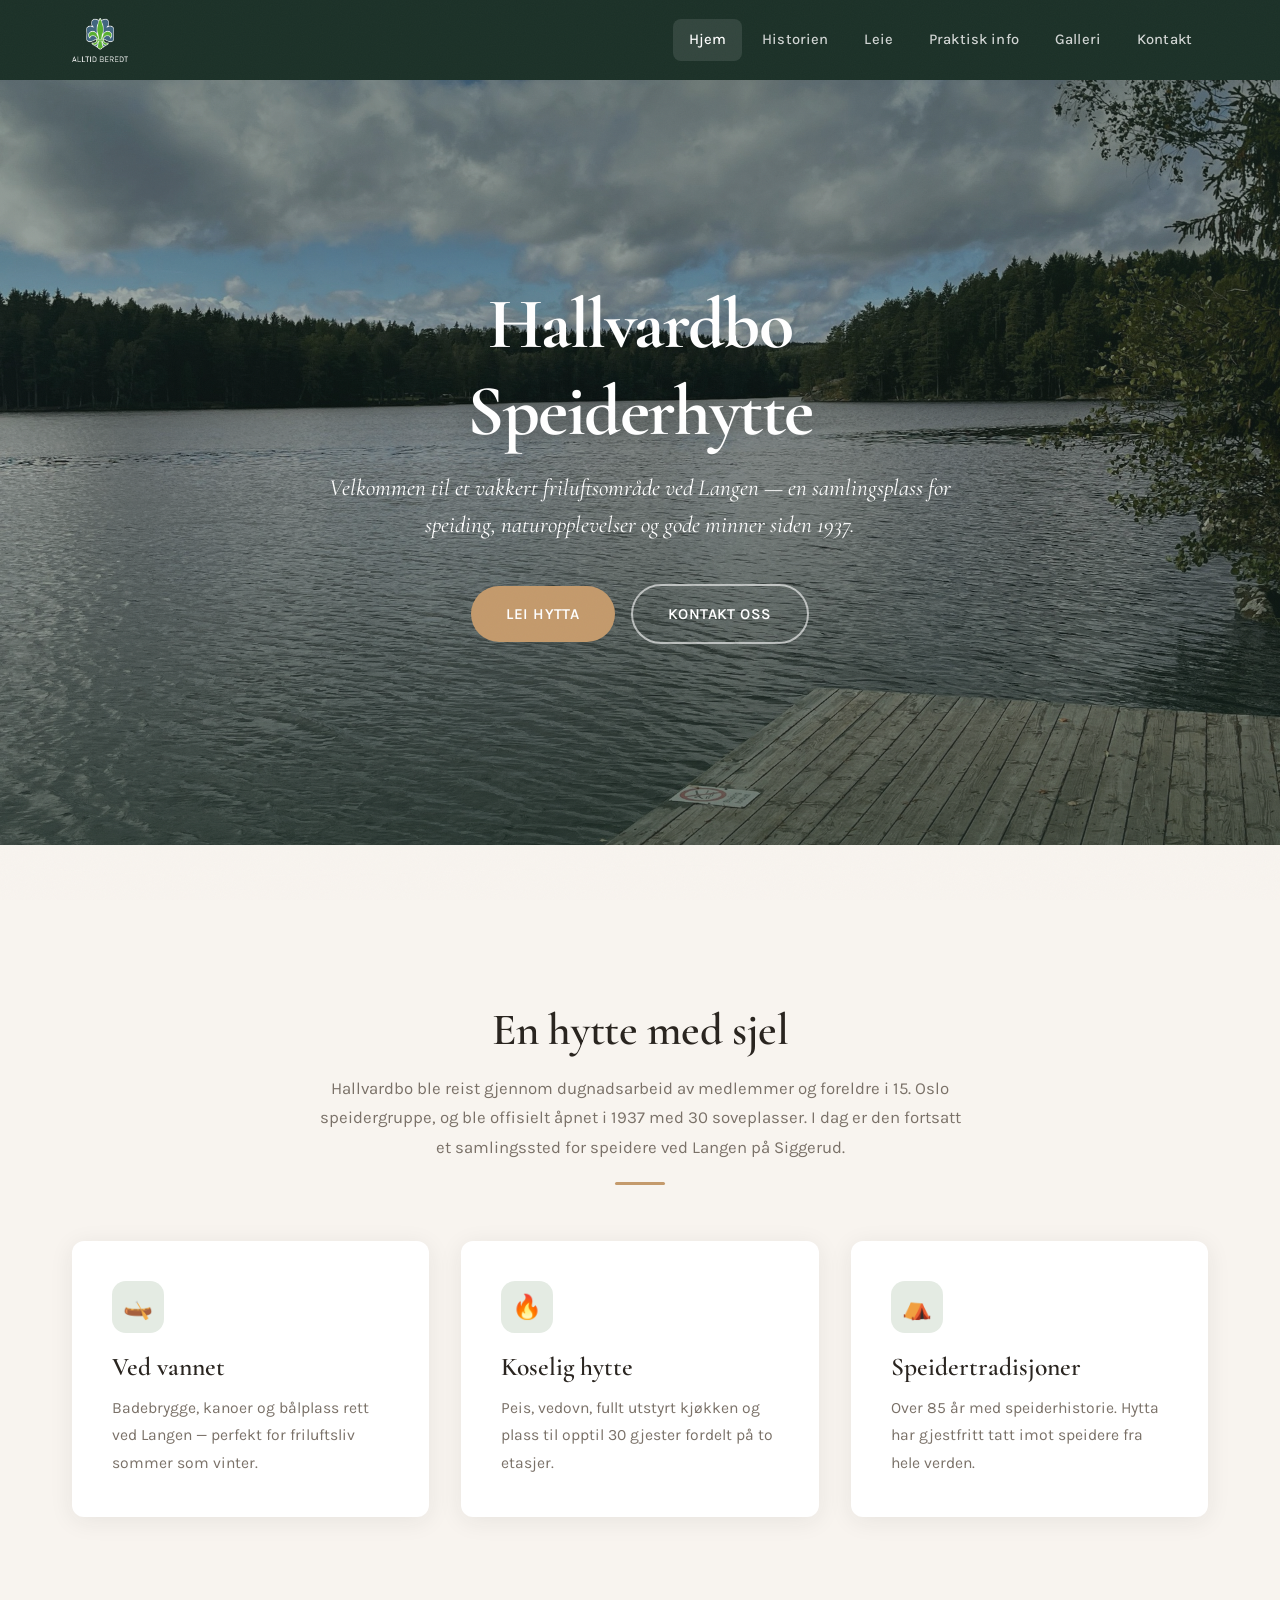
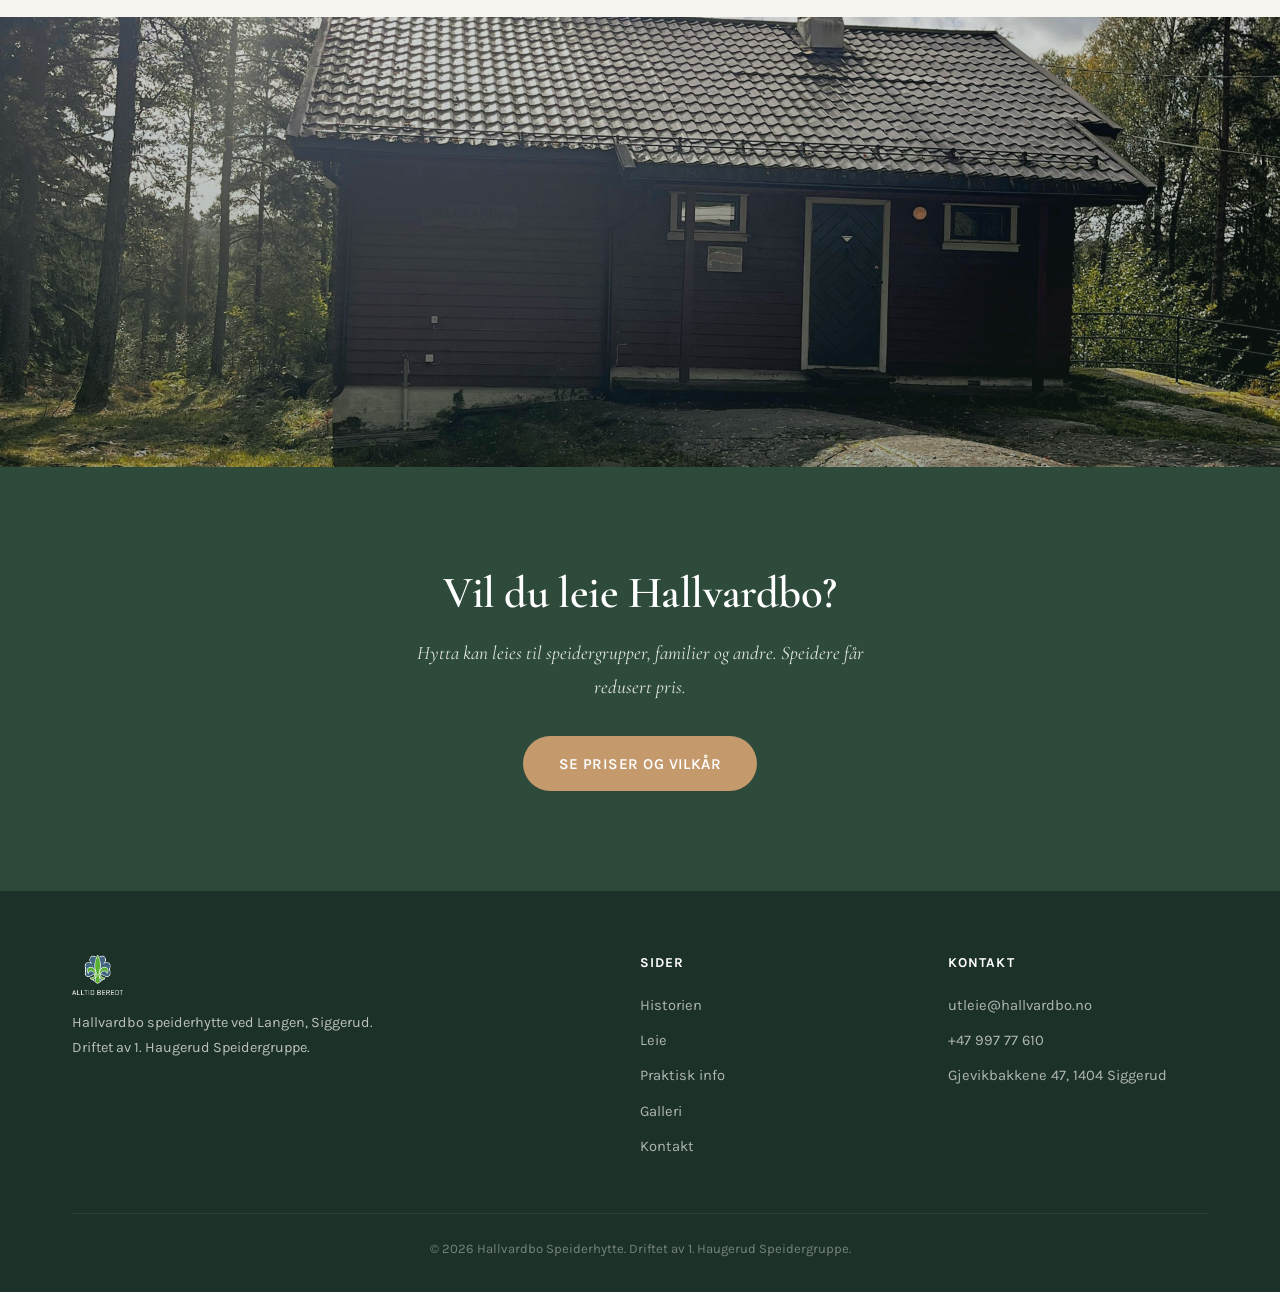
<file: index.html>
<!DOCTYPE html>
<html lang="no">
<head>
  <meta charset="UTF-8">
  <link rel="icon" type="image/x-icon" href="favicon.ico">
  <link rel="icon" type="image/png" sizes="32x32" href="images/favicon-32x32.png">
  <link rel="icon" type="image/png" sizes="16x16" href="images/favicon-16x16.png">
  <link rel="apple-touch-icon" sizes="180x180" href="images/apple-touch-icon.png">
  <meta name="viewport" content="width=device-width, initial-scale=1.0">
  <title>Hallvardbo Speiderhytte — Ved Langen, Siggerud</title>
  <meta name="description" content="Hallvardbo speiderhytte ligger i et vakkert friluftsområde ved Langen. Lei hytta til speidertur, familiesamling eller helgetur.">
  <link rel="stylesheet" href="css/style.css">
</head>
<body>

  <!-- HEADER -->
  <header class="header">
    <div class="header__inner">
      <a href="index.html"><img src="images/logo.png" alt="Hallvardbo Speiderhytte" class="header__logo"></a>
      <nav class="nav">
        <a href="index.html" class="active">Hjem</a>
        <a href="historien.html">Historien</a>
        <a href="leie.html">Leie</a>
        <a href="praktisk-info.html">Praktisk info</a>
        <a href="galleri.html">Galleri</a>
        <a href="kontakt.html">Kontakt</a>
      </nav>
      <button class="hamburger" aria-label="Meny">
        <span></span><span></span><span></span>
      </button>
    </div>
  </header>
  <nav class="mobile-nav">
    <a href="index.html" class="active">Hjem</a>
    <a href="historien.html">Historien</a>
    <a href="leie.html">Leie</a>
    <a href="praktisk-info.html">Praktisk info</a>
    <a href="galleri.html">Galleri</a>
    <a href="kontakt.html">Kontakt</a>
  </nav>

  <!-- HERO -->
  <section class="hero">
    <div class="hero__bg" style="background-image: url('images/brygge1.jpg')"></div>
    <div class="hero__content">
      <h1>Hallvardbo Speiderhytte</h1>
      <p class="hero__subtitle">Velkommen til et vakkert friluftsområde ved Langen — en samlingsplass for speiding, naturopplevelser og gode minner siden 1937.</p>
      <a href="leie.html" class="btn btn--primary">Lei hytta</a>
      <a href="kontakt.html" class="btn btn--outline" style="margin-left: 0.75rem;">Kontakt oss</a>
    </div>
  </section>

  <!-- WAVE -->
  <svg class="wave" viewBox="0 0 1440 60" preserveAspectRatio="none">
    <path d="M0,20 C360,55 720,0 1080,30 C1260,45 1380,10 1440,25 L1440,60 L0,60 Z" fill="var(--cream)"/>
  </svg>

  <!-- INTRO -->
  <section class="section section--cream">
    <div class="container">
      <div class="section-intro fade-up">
        <h2>En hytte med sjel</h2>
        <p>Hallvardbo ble reist gjennom dugnadsarbeid av medlemmer og foreldre i 15. Oslo speidergruppe, og ble offisielt åpnet i 1937 med 30 soveplasser. I dag er den fortsatt et samlingssted for speidere ved Langen på Siggerud.</p>
        <div class="divider"></div>
      </div>
      <div class="grid-3 stagger">
        <div class="card fade-up">
          <div class="card__icon">&#x1F6F6;</div>
          <h3>Ved vannet</h3>
          <p>Badebrygge, kanoer og bålplass rett ved Langen — perfekt for friluftsliv sommer som vinter.</p>
        </div>
        <div class="card fade-up">
          <div class="card__icon">&#x1F525;</div>
          <h3>Koselig hytte</h3>
          <p>Peis, vedovn, fullt utstyrt kjøkken og plass til opptil 30 gjester fordelt på to etasjer.</p>
        </div>
        <div class="card fade-up">
          <div class="card__icon">&#x26FA;</div>
          <h3>Speidertradisjoner</h3>
          <p>Over 85 år med speiderhistorie. Hytta har gjestfritt tatt imot speidere fra hele verden.</p>
        </div>
      </div>
    </div>
  </section>

  <!-- IMAGE BREAK -->
  <section style="position:relative; height:50vh; min-height:300px; overflow:hidden;">
    <div style="position:absolute; inset:0; background: url('images/forsiden.jpg') center/cover;"></div>
    <div style="position:absolute; inset:0; background: linear-gradient(180deg, rgba(28,49,40,0.2) 0%, rgba(28,49,40,0.4) 100%);"></div>
  </section>

  <!-- CTA -->
  <section class="section section--forest">
    <div class="container text-center">
      <div class="fade-up">
        <h2 style="margin-bottom: 1rem;">Vil du leie Hallvardbo?</h2>
        <p class="serif-italic" style="font-size: 1.2rem; opacity: 0.85; margin-bottom: 2rem; max-width: 500px; margin-left: auto; margin-right: auto;">Hytta kan leies til speidergrupper, familier og andre. Speidere får redusert pris.</p>
        <a href="leie.html" class="btn btn--primary">Se priser og vilkår</a>
      </div>
    </div>
  </section>

  <!-- FOOTER -->
  <footer class="footer">
    <div class="container">
      <div class="footer__inner">
        <div class="footer__brand">
          <img src="images/logo.png" alt="Hallvardbo">
          <p>Hallvardbo speiderhytte ved Langen, Siggerud. Driftet av 1. Haugerud Speidergruppe.</p>
        </div>
        <div>
          <h4>Sider</h4>
          <a href="historien.html">Historien</a>
          <a href="leie.html">Leie</a>
          <a href="praktisk-info.html">Praktisk info</a>
          <a href="galleri.html">Galleri</a>
          <a href="kontakt.html">Kontakt</a>
        </div>
        <div>
          <h4>Kontakt</h4>
          <a href="mailto:utleie@hallvardbo.no">utleie@hallvardbo.no</a>
          <a href="tel:+4799777610">+47 997 77 610</a>
          <a href="https://maps.google.com/?q=Gjevikbakkene+47,+1404+Siggerud,+Norge" target="_blank">Gjevikbakkene 47, 1404 Siggerud</a>
        </div>
      </div>
      <div class="footer__bottom">
        &copy; 2026 Hallvardbo Speiderhytte. Driftet av 1. Haugerud Speidergruppe.
      </div>
    </div>
  </footer>

  <script src="js/main.js"></script>
</body>
</html>
</file>
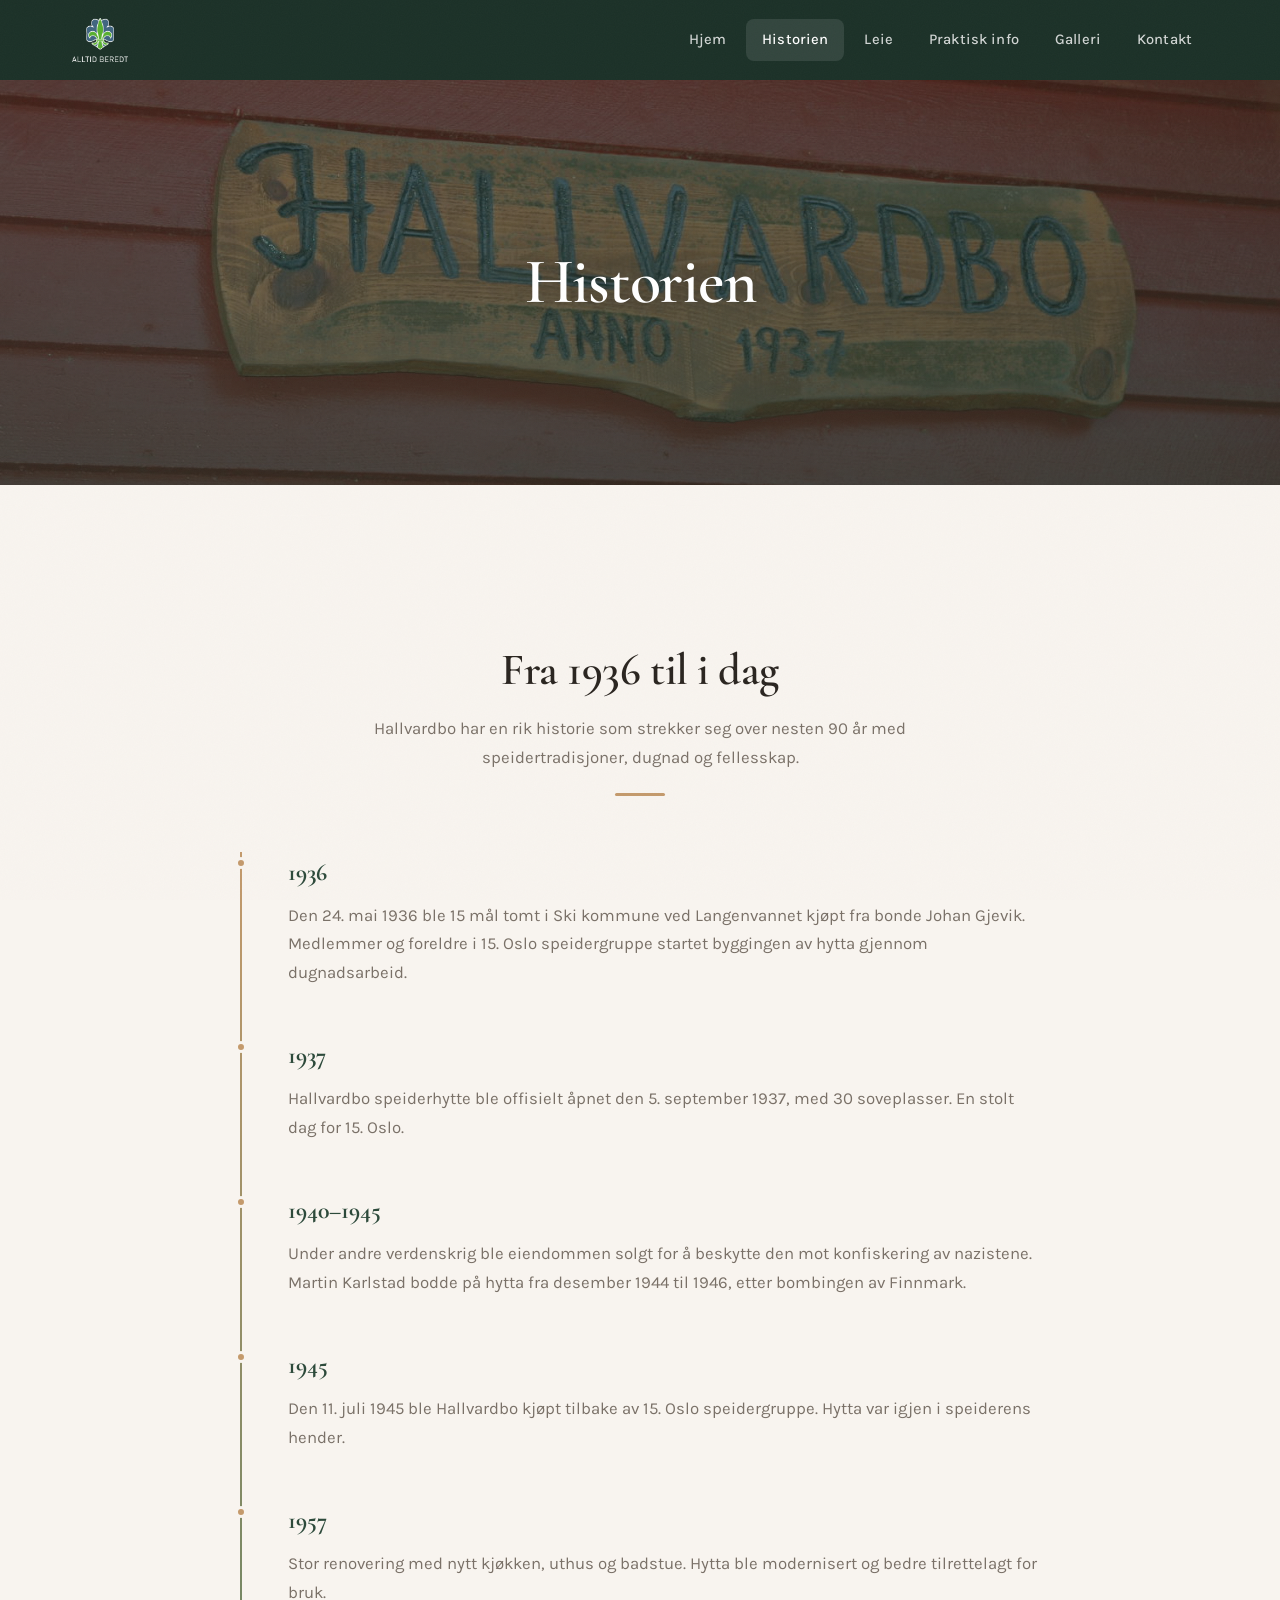
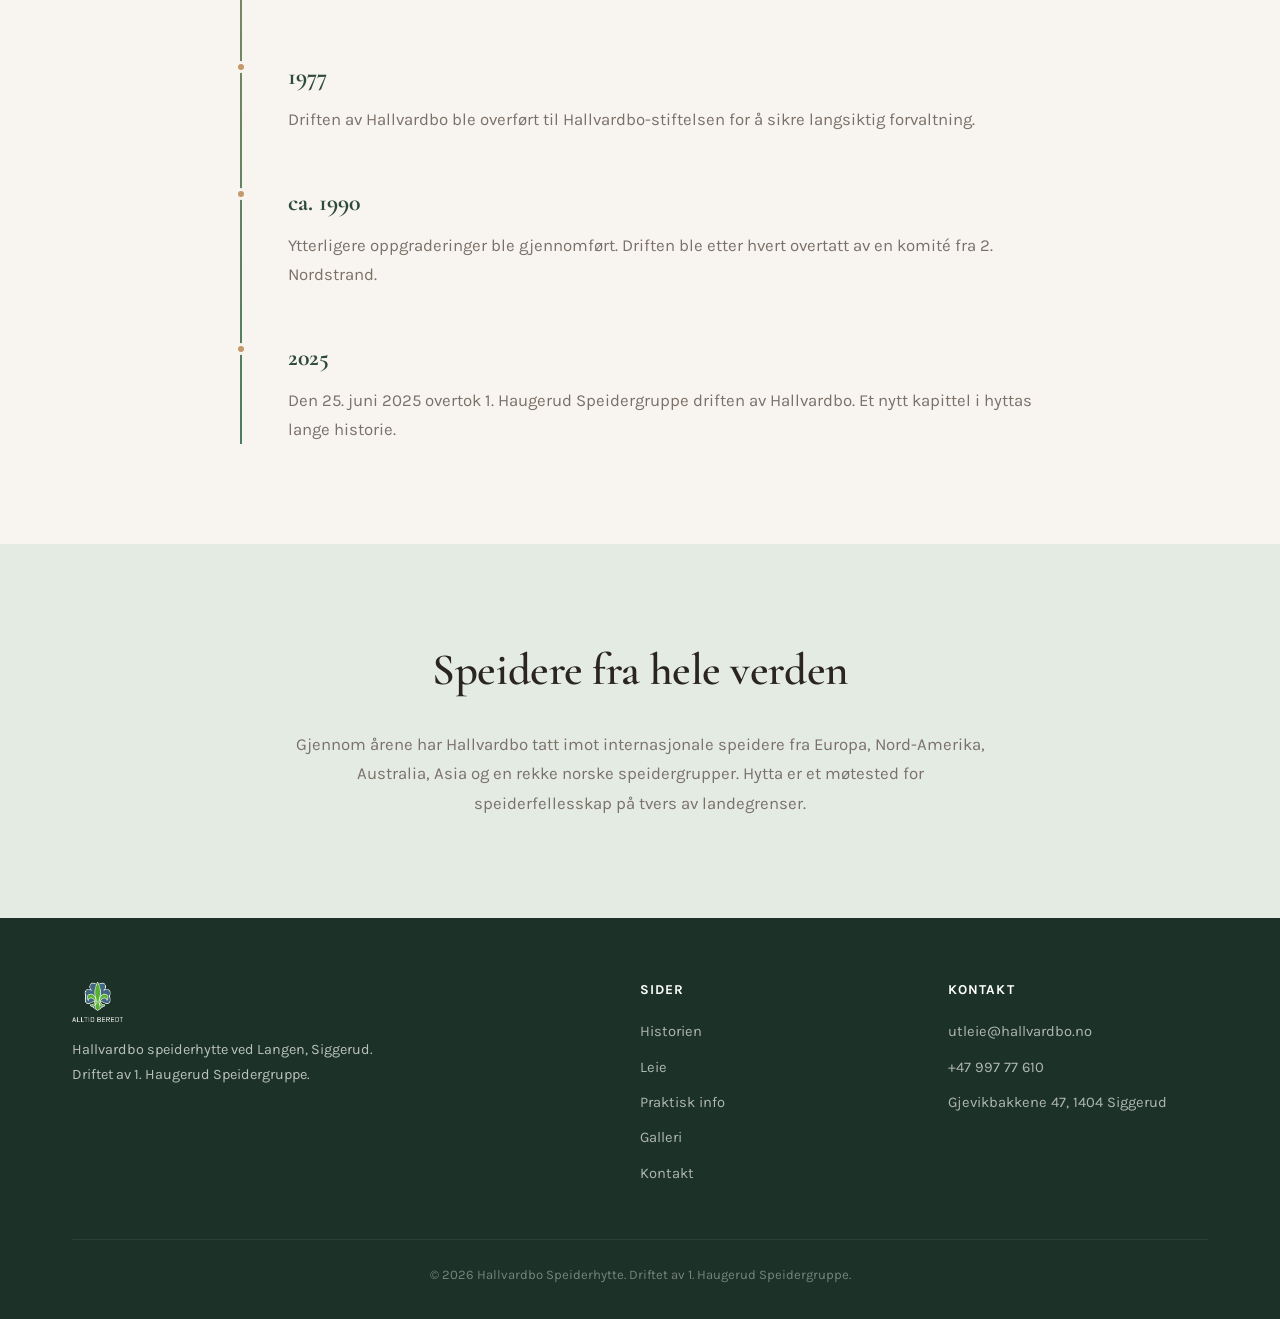
<file: historien.html>
<!DOCTYPE html>
<html lang="no">
<head>
  <meta charset="UTF-8">
  <link rel="icon" type="image/x-icon" href="favicon.ico">
  <link rel="icon" type="image/png" sizes="32x32" href="images/favicon-32x32.png">
  <link rel="icon" type="image/png" sizes="16x16" href="images/favicon-16x16.png">
  <link rel="apple-touch-icon" sizes="180x180" href="images/apple-touch-icon.png">
  <meta name="viewport" content="width=device-width, initial-scale=1.0">
  <title>Historien — Hallvardbo Speiderhytte</title>
  <meta name="description" content="Historien om Hallvardbo speiderhytte — fra grunnleggelsen i 1937 til i dag.">
  <link rel="stylesheet" href="css/style.css">
</head>
<body>

  <!-- HEADER -->
  <header class="header">
    <div class="header__inner">
      <a href="index.html"><img src="images/logo.png" alt="Hallvardbo Speiderhytte" class="header__logo"></a>
      <nav class="nav">
        <a href="index.html">Hjem</a>
        <a href="historien.html" class="active">Historien</a>
        <a href="leie.html">Leie</a>
        <a href="praktisk-info.html">Praktisk info</a>
        <a href="galleri.html">Galleri</a>
        <a href="kontakt.html">Kontakt</a>
      </nav>
      <button class="hamburger" aria-label="Meny">
        <span></span><span></span><span></span>
      </button>
    </div>
  </header>
  <nav class="mobile-nav">
    <a href="index.html">Hjem</a>
    <a href="historien.html" class="active">Historien</a>
    <a href="leie.html">Leie</a>
    <a href="praktisk-info.html">Praktisk info</a>
    <a href="galleri.html">Galleri</a>
    <a href="kontakt.html">Kontakt</a>
  </nav>

  <!-- PAGE HEADER -->
  <section class="page-header">
    <div class="hero__bg" style="background-image: url('images/skilt.jpg')"></div>
    <div class="page-header__content">
      <h1>Historien</h1>
    </div>
  </section>

  <svg class="wave" viewBox="0 0 1440 60" preserveAspectRatio="none">
    <path d="M0,20 C360,55 720,0 1080,30 C1260,45 1380,10 1440,25 L1440,60 L0,60 Z" fill="var(--cream)"/>
  </svg>

  <!-- TIMELINE -->
  <section class="section section--cream">
    <div class="container">
      <div class="section-intro fade-up">
        <h2>Fra 1936 til i dag</h2>
        <p>Hallvardbo har en rik historie som strekker seg over nesten 90 år med speidertradisjoner, dugnad og fellesskap.</p>
        <div class="divider"></div>
      </div>

      <div class="timeline">
        <div class="timeline__item fade-up">
          <div class="timeline__year">1936</div>
          <p class="timeline__text">Den 24. mai 1936 ble 15 mål tomt i Ski kommune ved Langenvannet kjøpt fra bonde Johan Gjevik. Medlemmer og foreldre i 15. Oslo speidergruppe startet byggingen av hytta gjennom dugnadsarbeid.</p>
        </div>
        <div class="timeline__item fade-up">
          <div class="timeline__year">1937</div>
          <p class="timeline__text">Hallvardbo speiderhytte ble offisielt åpnet den 5. september 1937, med 30 soveplasser. En stolt dag for 15. Oslo.</p>
        </div>
        <div class="timeline__item fade-up">
          <div class="timeline__year">1940–1945</div>
          <p class="timeline__text">Under andre verdenskrig ble eiendommen solgt for å beskytte den mot konfiskering av nazistene. Martin Karlstad bodde på hytta fra desember 1944 til 1946, etter bombingen av Finnmark.</p>
        </div>
        <div class="timeline__item fade-up">
          <div class="timeline__year">1945</div>
          <p class="timeline__text">Den 11. juli 1945 ble Hallvardbo kjøpt tilbake av 15. Oslo speidergruppe. Hytta var igjen i speiderens hender.</p>
        </div>
        <div class="timeline__item fade-up">
          <div class="timeline__year">1957</div>
          <p class="timeline__text">Stor renovering med nytt kjøkken, uthus og badstue. Hytta ble modernisert og bedre tilrettelagt for bruk.</p>
        </div>
        <div class="timeline__item fade-up">
          <div class="timeline__year">1977</div>
          <p class="timeline__text">Driften av Hallvardbo ble overført til Hallvardbo-stiftelsen for å sikre langsiktig forvaltning.</p>
        </div>
        <div class="timeline__item fade-up">
          <div class="timeline__year">ca. 1990</div>
          <p class="timeline__text">Ytterligere oppgraderinger ble gjennomført. Driften ble etter hvert overtatt av en komité fra 2. Nordstrand.</p>
        </div>
        <div class="timeline__item fade-up">
          <div class="timeline__year">2025</div>
          <p class="timeline__text">Den 25. juni 2025 overtok 1. Haugerud Speidergruppe driften av Hallvardbo. Et nytt kapittel i hyttas lange historie.</p>
        </div>
      </div>
    </div>
  </section>

  <!-- INTERNATIONAL -->
  <section class="section section--sage">
    <div class="container">
      <div class="fade-up" style="max-width: 700px; margin: 0 auto; text-align: center;">
        <h2 class="mb-2">Speidere fra hele verden</h2>
        <p style="color: var(--text-muted); font-size: 1.05rem;">Gjennom årene har Hallvardbo tatt imot internasjonale speidere fra Europa, Nord-Amerika, Australia, Asia og en rekke norske speidergrupper. Hytta er et møtested for speiderfellesskap på tvers av landegrenser.</p>
      </div>
    </div>
  </section>

  <!-- FOOTER -->
  <footer class="footer">
    <div class="container">
      <div class="footer__inner">
        <div class="footer__brand">
          <img src="images/logo.png" alt="Hallvardbo">
          <p>Hallvardbo speiderhytte ved Langen, Siggerud. Driftet av 1. Haugerud Speidergruppe.</p>
        </div>
        <div>
          <h4>Sider</h4>
          <a href="historien.html">Historien</a>
          <a href="leie.html">Leie</a>
          <a href="praktisk-info.html">Praktisk info</a>
          <a href="galleri.html">Galleri</a>
          <a href="kontakt.html">Kontakt</a>
        </div>
        <div>
          <h4>Kontakt</h4>
          <a href="mailto:utleie@hallvardbo.no">utleie@hallvardbo.no</a>
          <a href="tel:+4799777610">+47 997 77 610</a>
          <a href="https://maps.google.com/?q=Gjevikbakkene+47,+1404+Siggerud,+Norge" target="_blank">Gjevikbakkene 47, 1404 Siggerud</a>
        </div>
      </div>
      <div class="footer__bottom">
        &copy; 2026 Hallvardbo Speiderhytte. Driftet av 1. Haugerud Speidergruppe.
      </div>
    </div>
  </footer>

  <script src="js/main.js"></script>
</body>
</html>
</file>
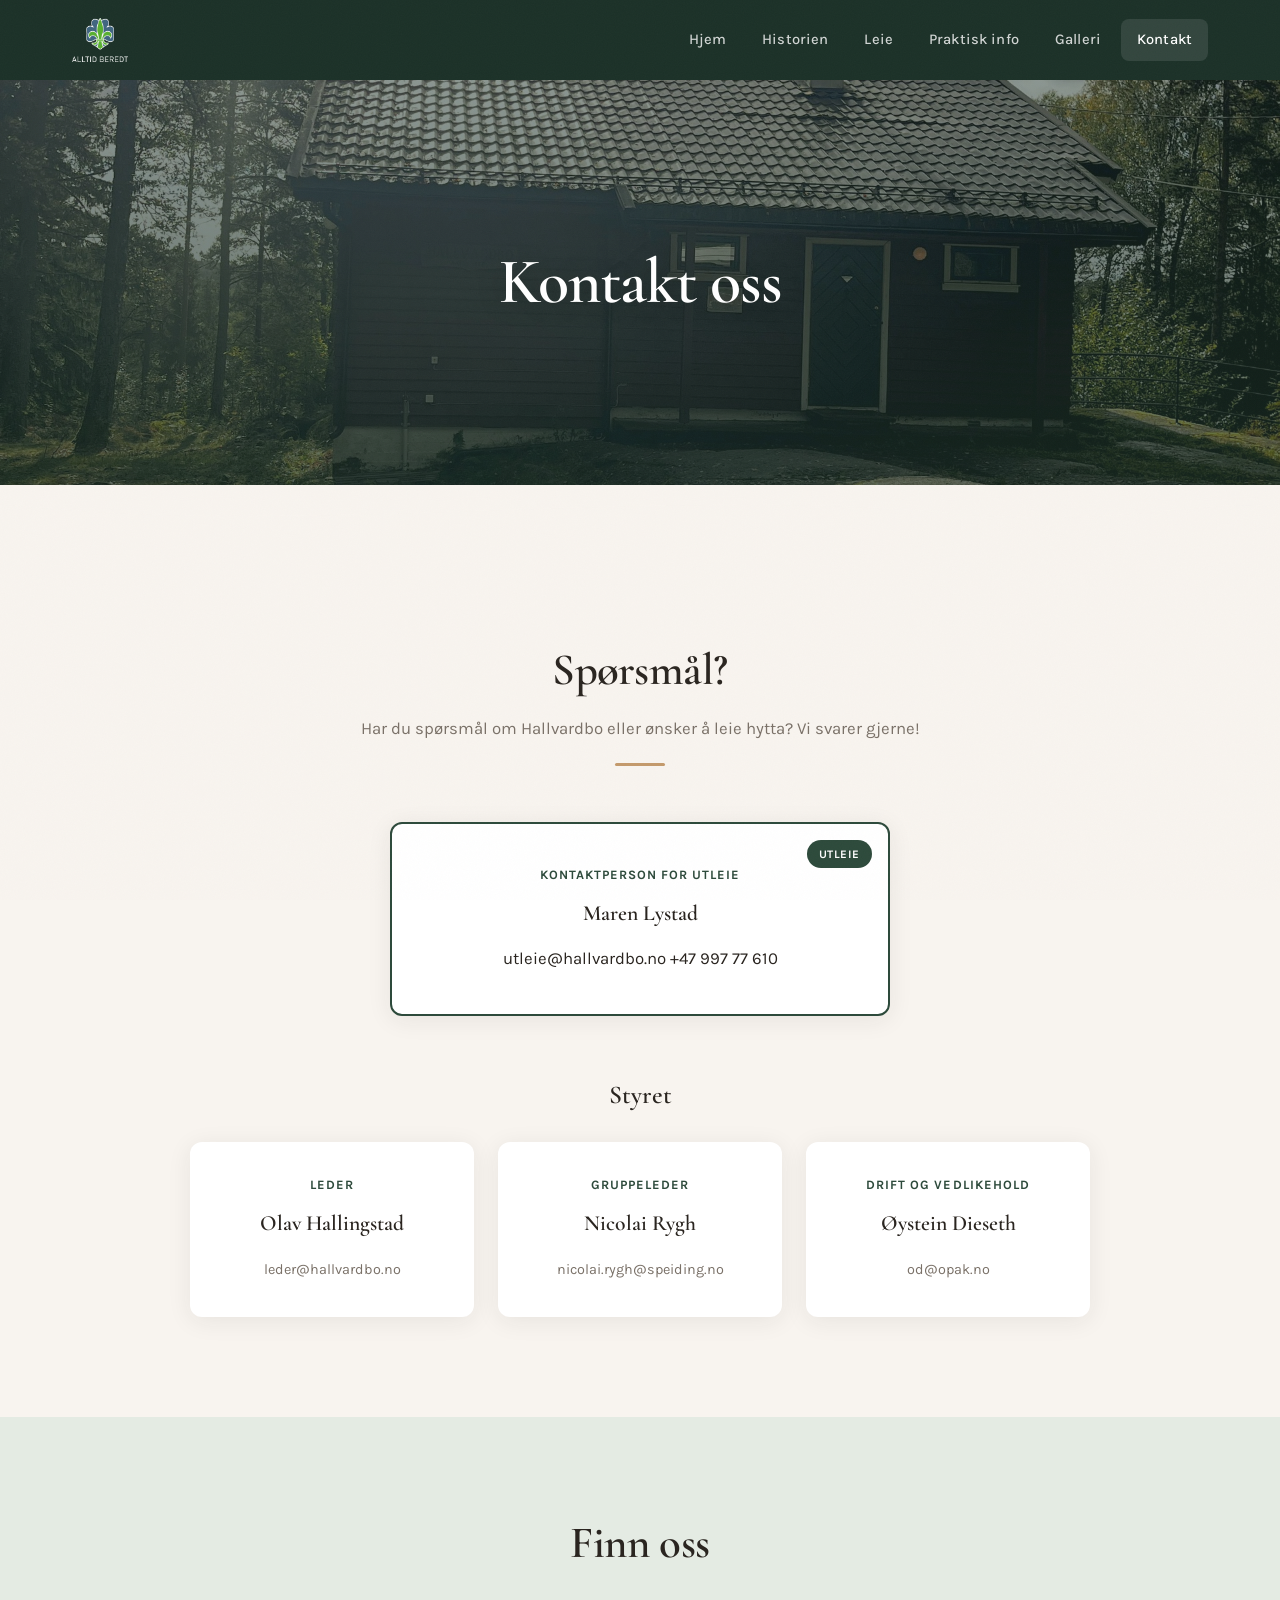
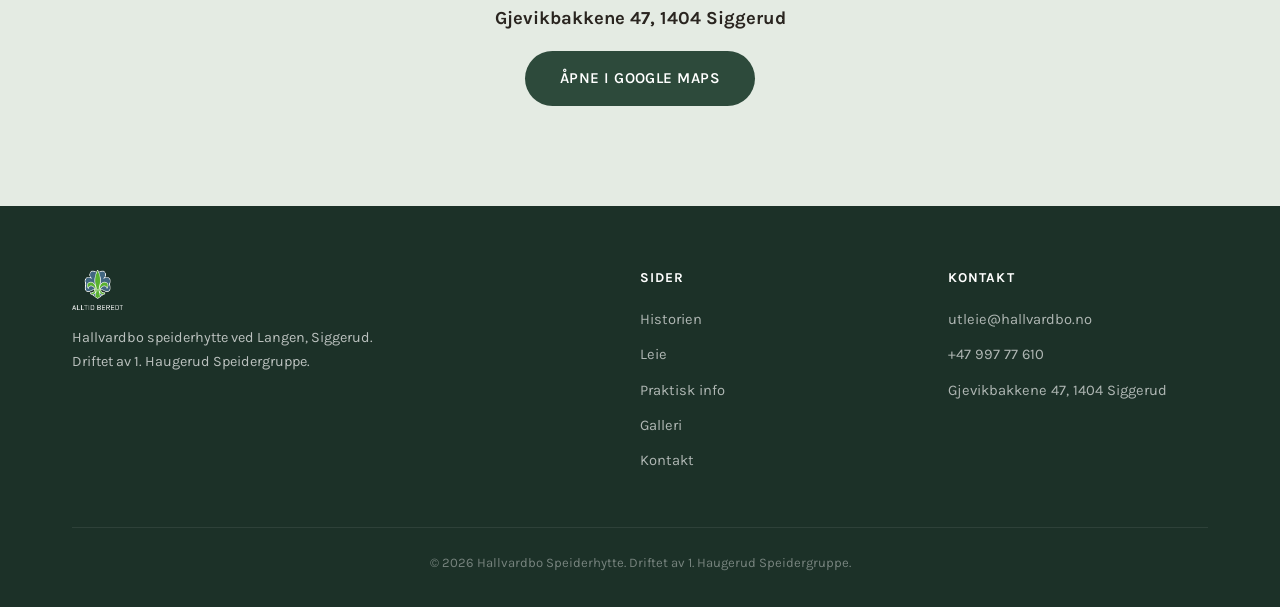
<file: kontakt.html>
<!DOCTYPE html>
<html lang="no">
<head>
  <meta charset="UTF-8">
  <link rel="icon" type="image/x-icon" href="favicon.ico">
  <link rel="icon" type="image/png" sizes="32x32" href="images/favicon-32x32.png">
  <link rel="icon" type="image/png" sizes="16x16" href="images/favicon-16x16.png">
  <link rel="apple-touch-icon" sizes="180x180" href="images/apple-touch-icon.png">
  <meta name="viewport" content="width=device-width, initial-scale=1.0">
  <title>Kontakt — Hallvardbo Speiderhytte</title>
  <meta name="description" content="Kontakt oss for å leie Hallvardbo speiderhytte eller stille spørsmål.">
  <link rel="stylesheet" href="css/style.css">
</head>
<body>

  <!-- HEADER -->
  <header class="header">
    <div class="header__inner">
      <a href="index.html"><img src="images/logo.png" alt="Hallvardbo Speiderhytte" class="header__logo"></a>
      <nav class="nav">
        <a href="index.html">Hjem</a>
        <a href="historien.html">Historien</a>
        <a href="leie.html">Leie</a>
        <a href="praktisk-info.html">Praktisk info</a>
        <a href="galleri.html">Galleri</a>
        <a href="kontakt.html" class="active">Kontakt</a>
      </nav>
      <button class="hamburger" aria-label="Meny">
        <span></span><span></span><span></span>
      </button>
    </div>
  </header>
  <nav class="mobile-nav">
    <a href="index.html">Hjem</a>
    <a href="historien.html">Historien</a>
    <a href="leie.html">Leie</a>
    <a href="praktisk-info.html">Praktisk info</a>
    <a href="galleri.html">Galleri</a>
    <a href="kontakt.html" class="active">Kontakt</a>
  </nav>

  <!-- PAGE HEADER -->
  <section class="page-header">
    <div class="hero__bg" style="background-image: url('images/forsiden.jpg')"></div>
    <div class="page-header__content">
      <h1>Kontakt oss</h1>
    </div>
  </section>

  <svg class="wave" viewBox="0 0 1440 60" preserveAspectRatio="none">
    <path d="M0,20 C360,55 720,0 1080,30 C1260,45 1380,10 1440,25 L1440,60 L0,60 Z" fill="var(--cream)"/>
  </svg>

  <!-- CONTACT INTRO -->
  <section class="section section--cream">
    <div class="container">
      <div class="section-intro fade-up">
        <h2>Spørsmål?</h2>
        <p>Har du spørsmål om Hallvardbo eller ønsker å leie hytta? Vi svarer gjerne!</p>
        <div class="divider"></div>
      </div>

      <!-- RENTAL CONTACT (primary) -->
      <div class="fade-up mb-4" style="max-width: 500px; margin-left: auto; margin-right: auto; text-align: center;">
        <div class="card" style="border: 2px solid var(--forest); position: relative;">
          <div style="position: absolute; top: 1rem; right: 1rem; background: var(--forest); color: white; font-size: 0.72rem; font-weight: 700; text-transform: uppercase; letter-spacing: 0.05em; padding: 0.25rem 0.75rem; border-radius: 50px;">Utleie</div>
          <div class="contact-card__role">Kontaktperson for utleie</div>
          <div class="contact-card__name">Maren Lystad</div>
          <a href="mailto:utleie@hallvardbo.no">utleie@hallvardbo.no</a>
          <a href="tel:+4799777610">+47 997 77 610</a>
        </div>
      </div>

      <!-- OTHER CONTACTS -->
      <h3 class="fade-up text-center mb-2">Styret</h3>
      <div class="contact-grid stagger" style="max-width: 900px; margin: 0 auto;">
        <div class="contact-card fade-up">
          <div class="contact-card__role">Leder</div>
          <div class="contact-card__name">Olav Hallingstad</div>
          <a href="mailto:leder@hallvardbo.no">leder@hallvardbo.no</a>
        </div>
        <div class="contact-card fade-up">
          <div class="contact-card__role">Gruppeleder</div>
          <div class="contact-card__name">Nicolai Rygh</div>
          <a href="mailto:nicolai.rygh@speiding.no">nicolai.rygh@speiding.no</a>
        </div>
        <div class="contact-card fade-up">
          <div class="contact-card__role">Drift og vedlikehold</div>
          <div class="contact-card__name">Øystein Dieseth</div>
          <a href="mailto:od@opak.no">od@opak.no</a>
        </div>
      </div>
    </div>
  </section>

  <!-- ADDRESS -->
  <section class="section section--sage">
    <div class="container text-center">
      <div class="fade-up">
        <h2 class="mb-2">Finn oss</h2>
        <p style="font-size: 1.15rem; margin-bottom: 1rem;"><strong>Gjevikbakkene 47, 1404 Siggerud</strong></p>
        <a href="https://maps.google.com/?q=Gjevikbakkene+47,+1404+Siggerud,+Norge" target="_blank" class="btn btn--forest">Åpne i Google Maps</a>
      </div>
    </div>
  </section>

  <!-- FOOTER -->
  <footer class="footer">
    <div class="container">
      <div class="footer__inner">
        <div class="footer__brand">
          <img src="images/logo.png" alt="Hallvardbo">
          <p>Hallvardbo speiderhytte ved Langen, Siggerud. Driftet av 1. Haugerud Speidergruppe.</p>
        </div>
        <div>
          <h4>Sider</h4>
          <a href="historien.html">Historien</a>
          <a href="leie.html">Leie</a>
          <a href="praktisk-info.html">Praktisk info</a>
          <a href="galleri.html">Galleri</a>
          <a href="kontakt.html">Kontakt</a>
        </div>
        <div>
          <h4>Kontakt</h4>
          <a href="mailto:utleie@hallvardbo.no">utleie@hallvardbo.no</a>
          <a href="tel:+4799777610">+47 997 77 610</a>
          <a href="https://maps.google.com/?q=Gjevikbakkene+47,+1404+Siggerud,+Norge" target="_blank">Gjevikbakkene 47, 1404 Siggerud</a>
        </div>
      </div>
      <div class="footer__bottom">
        &copy; 2026 Hallvardbo Speiderhytte. Driftet av 1. Haugerud Speidergruppe.
      </div>
    </div>
  </footer>

  <script src="js/main.js"></script>
</body>
</html>
</file>
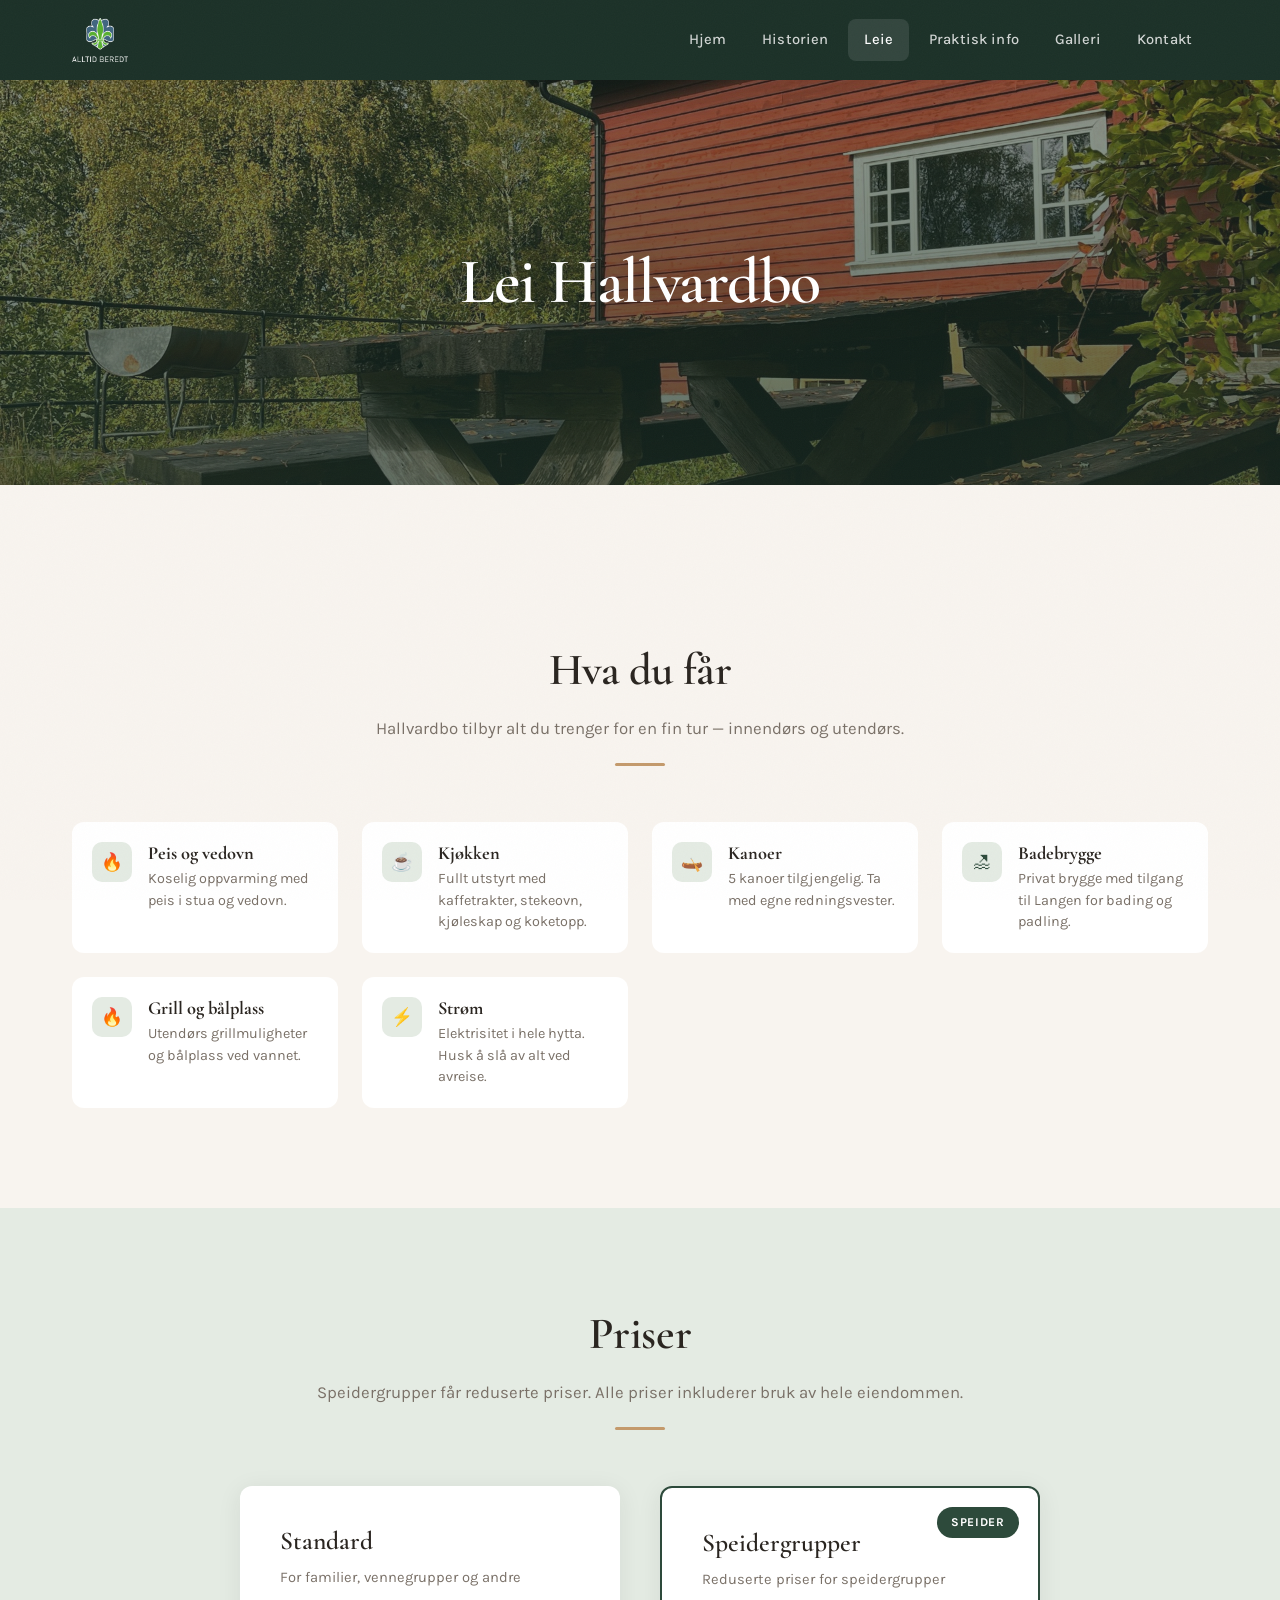
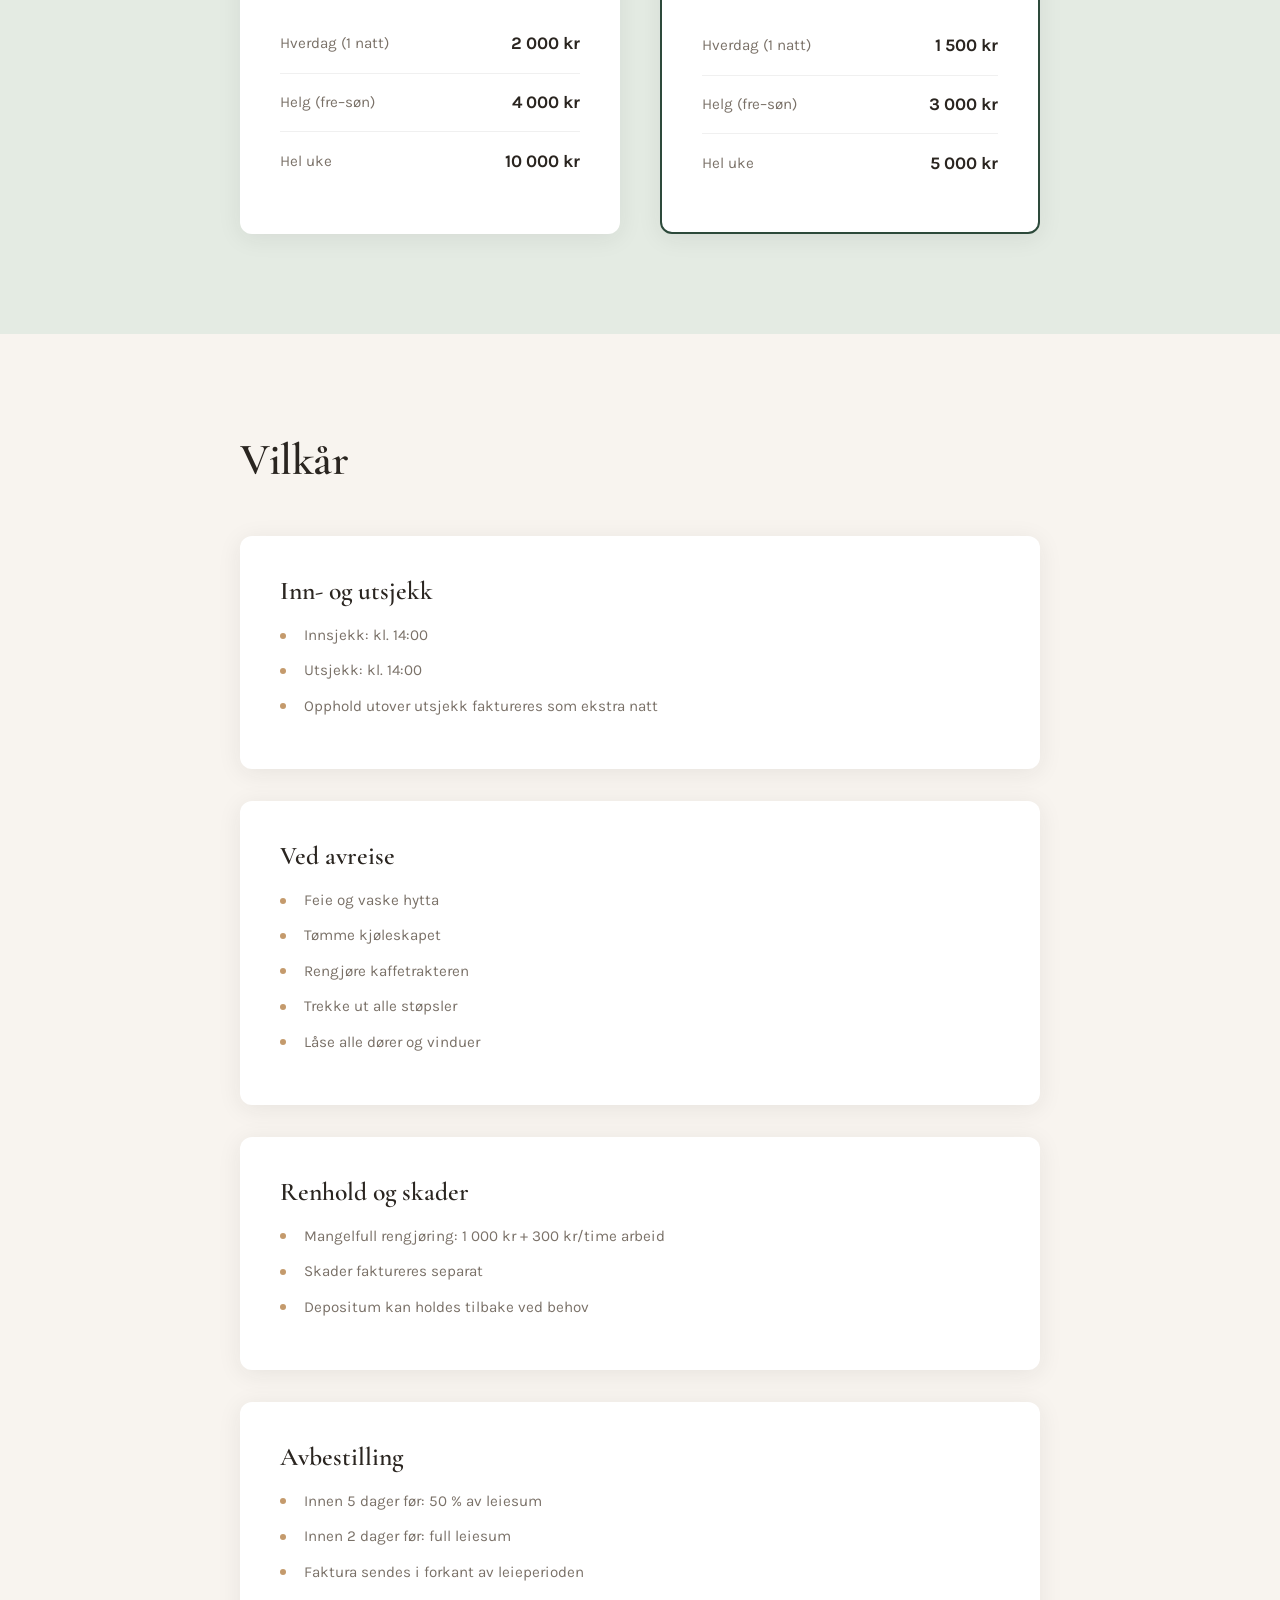
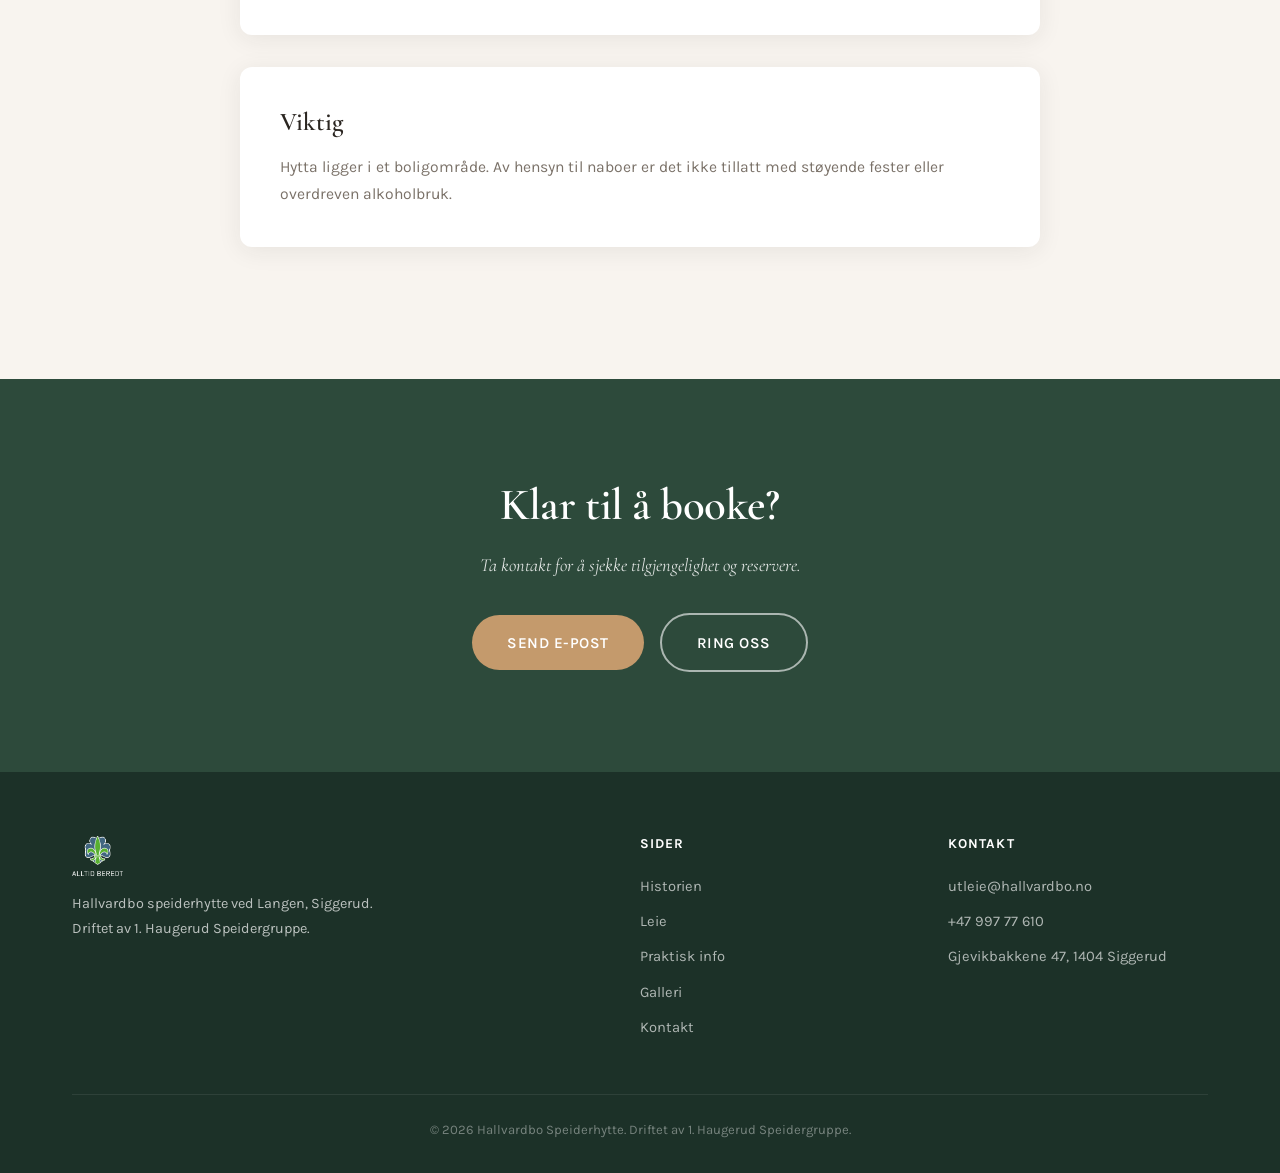
<file: leie.html>
<!DOCTYPE html>
<html lang="no">
<head>
  <meta charset="UTF-8">
  <link rel="icon" type="image/x-icon" href="favicon.ico">
  <link rel="icon" type="image/png" sizes="32x32" href="images/favicon-32x32.png">
  <link rel="icon" type="image/png" sizes="16x16" href="images/favicon-16x16.png">
  <link rel="apple-touch-icon" sizes="180x180" href="images/apple-touch-icon.png">
  <meta name="viewport" content="width=device-width, initial-scale=1.0">
  <title>Lei Hallvardbo — Priser og vilkår</title>
  <meta name="description" content="Lei Hallvardbo speiderhytte. Priser fra 2000 kr/natt. Speidere får redusert pris.">
  <link rel="stylesheet" href="css/style.css">
</head>
<body>

  <!-- HEADER -->
  <header class="header">
    <div class="header__inner">
      <a href="index.html"><img src="images/logo.png" alt="Hallvardbo Speiderhytte" class="header__logo"></a>
      <nav class="nav">
        <a href="index.html">Hjem</a>
        <a href="historien.html">Historien</a>
        <a href="leie.html" class="active">Leie</a>
        <a href="praktisk-info.html">Praktisk info</a>
        <a href="galleri.html">Galleri</a>
        <a href="kontakt.html">Kontakt</a>
      </nav>
      <button class="hamburger" aria-label="Meny">
        <span></span><span></span><span></span>
      </button>
    </div>
  </header>
  <nav class="mobile-nav">
    <a href="index.html">Hjem</a>
    <a href="historien.html">Historien</a>
    <a href="leie.html" class="active">Leie</a>
    <a href="praktisk-info.html">Praktisk info</a>
    <a href="galleri.html">Galleri</a>
    <a href="kontakt.html">Kontakt</a>
  </nav>

  <!-- PAGE HEADER -->
  <section class="page-header">
    <div class="hero__bg" style="background-image: url('images/terrasse.jpg')"></div>
    <div class="page-header__content">
      <h1>Lei Hallvardbo</h1>
    </div>
  </section>

  <svg class="wave" viewBox="0 0 1440 60" preserveAspectRatio="none">
    <path d="M0,20 C360,55 720,0 1080,30 C1260,45 1380,10 1440,25 L1440,60 L0,60 Z" fill="var(--cream)"/>
  </svg>

  <!-- AMENITIES -->
  <section class="section section--cream">
    <div class="container">
      <div class="section-intro fade-up">
        <h2>Hva du får</h2>
        <p>Hallvardbo tilbyr alt du trenger for en fin tur — innendørs og utendørs.</p>
        <div class="divider"></div>
      </div>
      <div class="feature-list stagger">
        <div class="feature-item fade-up">
          <div class="feature-item__icon">&#x1F525;</div>
          <div><h4>Peis og vedovn</h4><p>Koselig oppvarming med peis i stua og vedovn.</p></div>
        </div>
        <div class="feature-item fade-up">
          <div class="feature-item__icon">&#x2615;</div>
          <div><h4>Kjøkken</h4><p>Fullt utstyrt med kaffetrakter, stekeovn, kjøleskap og koketopp.</p></div>
        </div>
        <div class="feature-item fade-up">
          <div class="feature-item__icon">&#x1F6F6;</div>
          <div><h4>Kanoer</h4><p>5 kanoer tilgjengelig. Ta med egne redningsvester.</p></div>
        </div>
        <div class="feature-item fade-up">
          <div class="feature-item__icon">&#x1F3D6;</div>
          <div><h4>Badebrygge</h4><p>Privat brygge med tilgang til Langen for bading og padling.</p></div>
        </div>
        <div class="feature-item fade-up">
          <div class="feature-item__icon">&#x1F525;</div>
          <div><h4>Grill og bålplass</h4><p>Utendørs grillmuligheter og bålplass ved vannet.</p></div>
        </div>
        <div class="feature-item fade-up">
          <div class="feature-item__icon">&#x26A1;</div>
          <div><h4>Strøm</h4><p>Elektrisitet i hele hytta. Husk å slå av alt ved avreise.</p></div>
        </div>
      </div>
    </div>
  </section>

  <!-- PRICING -->
  <section class="section section--sage">
    <div class="container">
      <div class="section-intro fade-up">
        <h2>Priser</h2>
        <p>Speidergrupper får reduserte priser. Alle priser inkluderer bruk av hele eiendommen.</p>
        <div class="divider"></div>
      </div>
      <div class="grid-2 stagger" style="max-width: 800px; margin: 0 auto;">
        <!-- Standard -->
        <div class="pricing-card fade-up">
          <div class="pricing-card__header">
            <h3>Standard</h3>
            <p>For familier, vennegrupper og andre</p>
          </div>
          <div class="pricing-card__body">
            <div class="price-row"><span>Hverdag (1 natt)</span><strong>2 000 kr</strong></div>
            <div class="price-row"><span>Helg (fre–søn)</span><strong>4 000 kr</strong></div>
            <div class="price-row"><span>Hel uke</span><strong>10 000 kr</strong></div>
          </div>
        </div>
        <!-- Scout -->
        <div class="pricing-card pricing-card--featured fade-up">
          <div class="pricing-card__badge">Speider</div>
          <div class="pricing-card__header">
            <h3>Speidergrupper</h3>
            <p>Reduserte priser for speidergrupper</p>
          </div>
          <div class="pricing-card__body">
            <div class="price-row"><span>Hverdag (1 natt)</span><strong>1 500 kr</strong></div>
            <div class="price-row"><span>Helg (fre–søn)</span><strong>3 000 kr</strong></div>
            <div class="price-row"><span>Hel uke</span><strong>5 000 kr</strong></div>
          </div>
        </div>
      </div>
    </div>
  </section>

  <!-- TERMS -->
  <section class="section section--cream">
    <div class="container">
      <div style="max-width: 800px; margin: 0 auto;">
        <h2 class="fade-up mb-3">Vilkår</h2>

        <div class="directions-box fade-up mb-2">
          <h3>Inn- og utsjekk</h3>
          <ul class="terms-list">
            <li>Innsjekk: kl. 14:00</li>
            <li>Utsjekk: kl. 14:00</li>
            <li>Opphold utover utsjekk faktureres som ekstra natt</li>
          </ul>
        </div>

        <div class="directions-box fade-up mb-2">
          <h3>Ved avreise</h3>
          <ul class="terms-list">
            <li>Feie og vaske hytta</li>
            <li>Tømme kjøleskapet</li>
            <li>Rengjøre kaffetrakteren</li>
            <li>Trekke ut alle støpsler</li>
            <li>Låse alle dører og vinduer</li>
          </ul>
        </div>

        <div class="directions-box fade-up mb-2">
          <h3>Renhold og skader</h3>
          <ul class="terms-list">
            <li>Mangelfull rengjøring: 1 000 kr + 300 kr/time arbeid</li>
            <li>Skader faktureres separat</li>
            <li>Depositum kan holdes tilbake ved behov</li>
          </ul>
        </div>

        <div class="directions-box fade-up mb-2">
          <h3>Avbestilling</h3>
          <ul class="terms-list">
            <li>Innen 5 dager før: 50 % av leiesum</li>
            <li>Innen 2 dager før: full leiesum</li>
            <li>Faktura sendes i forkant av leieperioden</li>
          </ul>
        </div>

        <div class="directions-box fade-up">
          <h3>Viktig</h3>
          <p>Hytta ligger i et boligområde. Av hensyn til naboer er det ikke tillatt med støyende fester eller overdreven alkoholbruk.</p>
        </div>
      </div>
    </div>
  </section>

  <!-- CTA -->
  <section class="section section--forest">
    <div class="container text-center">
      <div class="fade-up">
        <h2 style="margin-bottom: 1rem;">Klar til å booke?</h2>
        <p class="serif-italic" style="font-size: 1.15rem; opacity: 0.85; margin-bottom: 2rem;">Ta kontakt for å sjekke tilgjengelighet og reservere.</p>
        <a href="mailto:utleie@hallvardbo.no" class="btn btn--primary">Send e-post</a>
        <a href="tel:+4799777610" class="btn btn--outline" style="margin-left: 0.75rem;">Ring oss</a>
      </div>
    </div>
  </section>

  <!-- FOOTER -->
  <footer class="footer">
    <div class="container">
      <div class="footer__inner">
        <div class="footer__brand">
          <img src="images/logo.png" alt="Hallvardbo">
          <p>Hallvardbo speiderhytte ved Langen, Siggerud. Driftet av 1. Haugerud Speidergruppe.</p>
        </div>
        <div>
          <h4>Sider</h4>
          <a href="historien.html">Historien</a>
          <a href="leie.html">Leie</a>
          <a href="praktisk-info.html">Praktisk info</a>
          <a href="galleri.html">Galleri</a>
          <a href="kontakt.html">Kontakt</a>
        </div>
        <div>
          <h4>Kontakt</h4>
          <a href="mailto:utleie@hallvardbo.no">utleie@hallvardbo.no</a>
          <a href="tel:+4799777610">+47 997 77 610</a>
          <a href="https://maps.google.com/?q=Gjevikbakkene+47,+1404+Siggerud,+Norge" target="_blank">Gjevikbakkene 47, 1404 Siggerud</a>
        </div>
      </div>
      <div class="footer__bottom">
        &copy; 2026 Hallvardbo Speiderhytte. Driftet av 1. Haugerud Speidergruppe.
      </div>
    </div>
  </footer>

  <script src="js/main.js"></script>
</body>
</html>
</file>
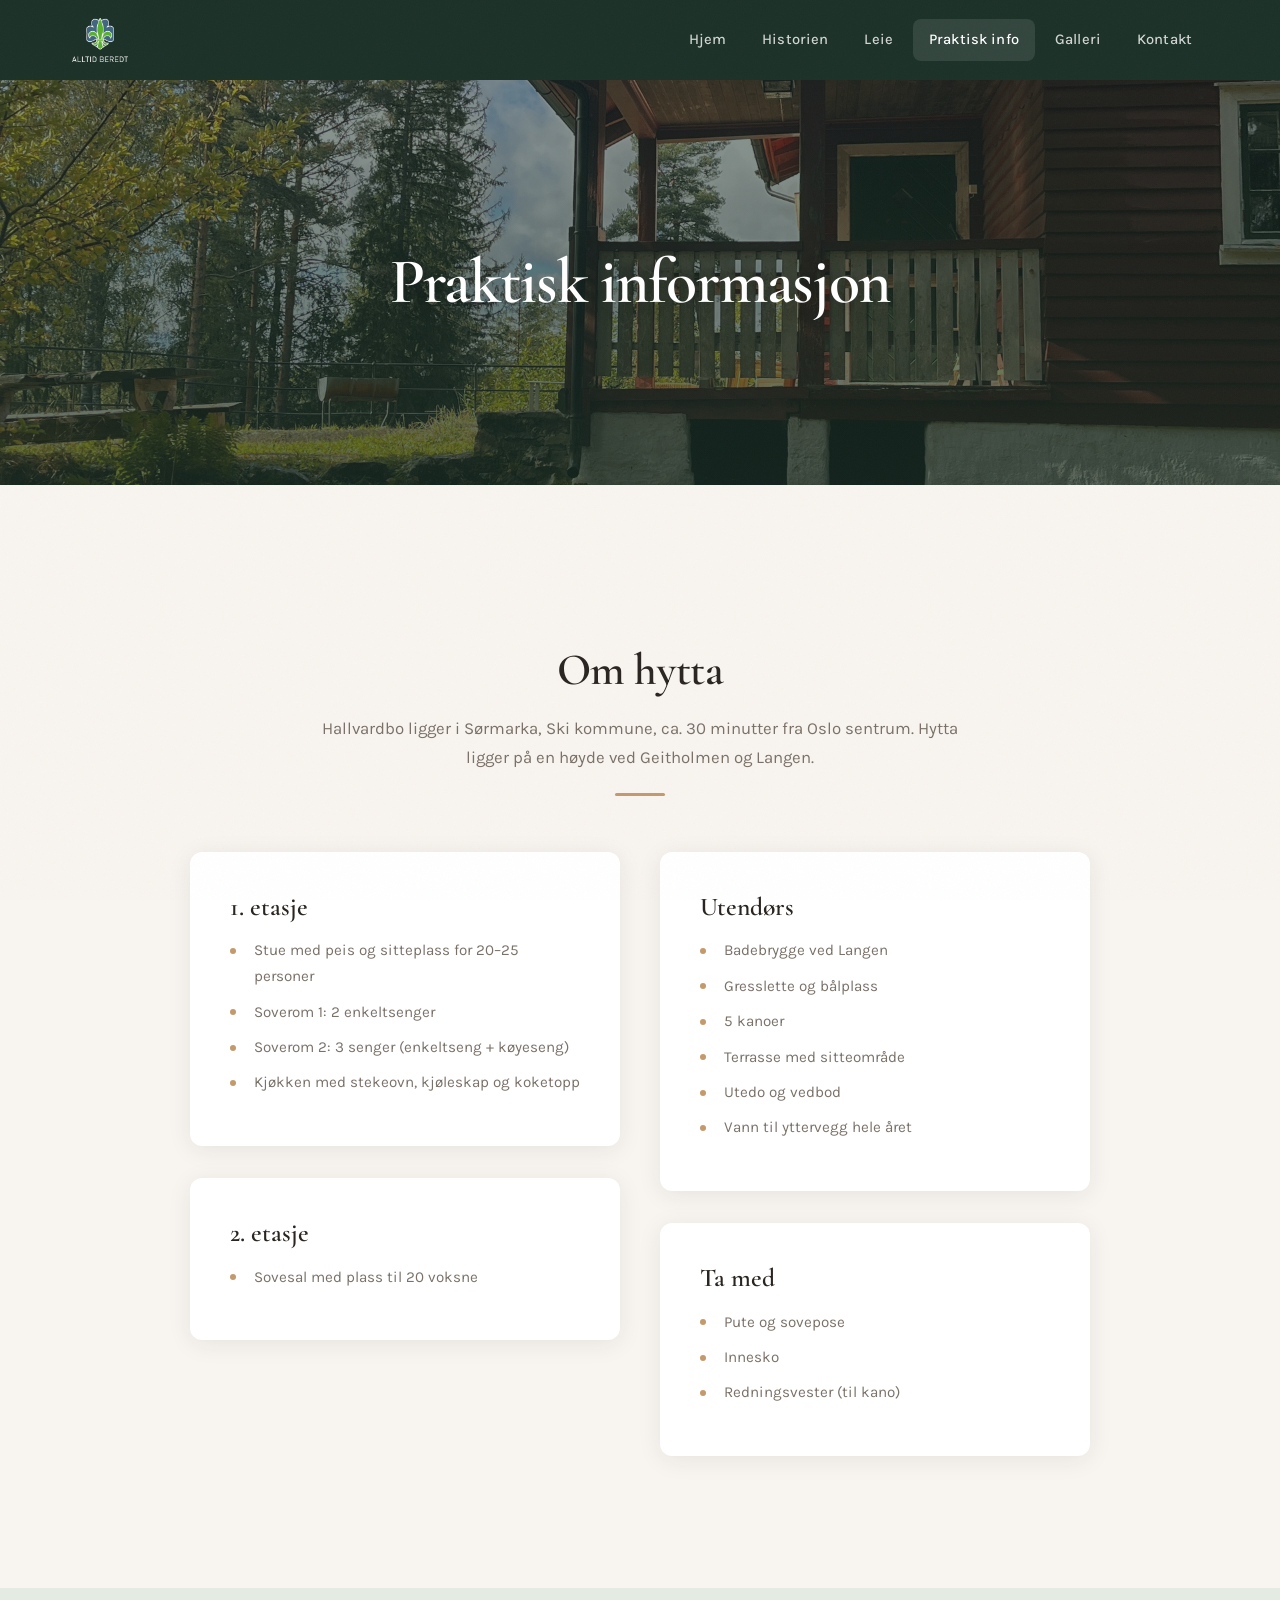
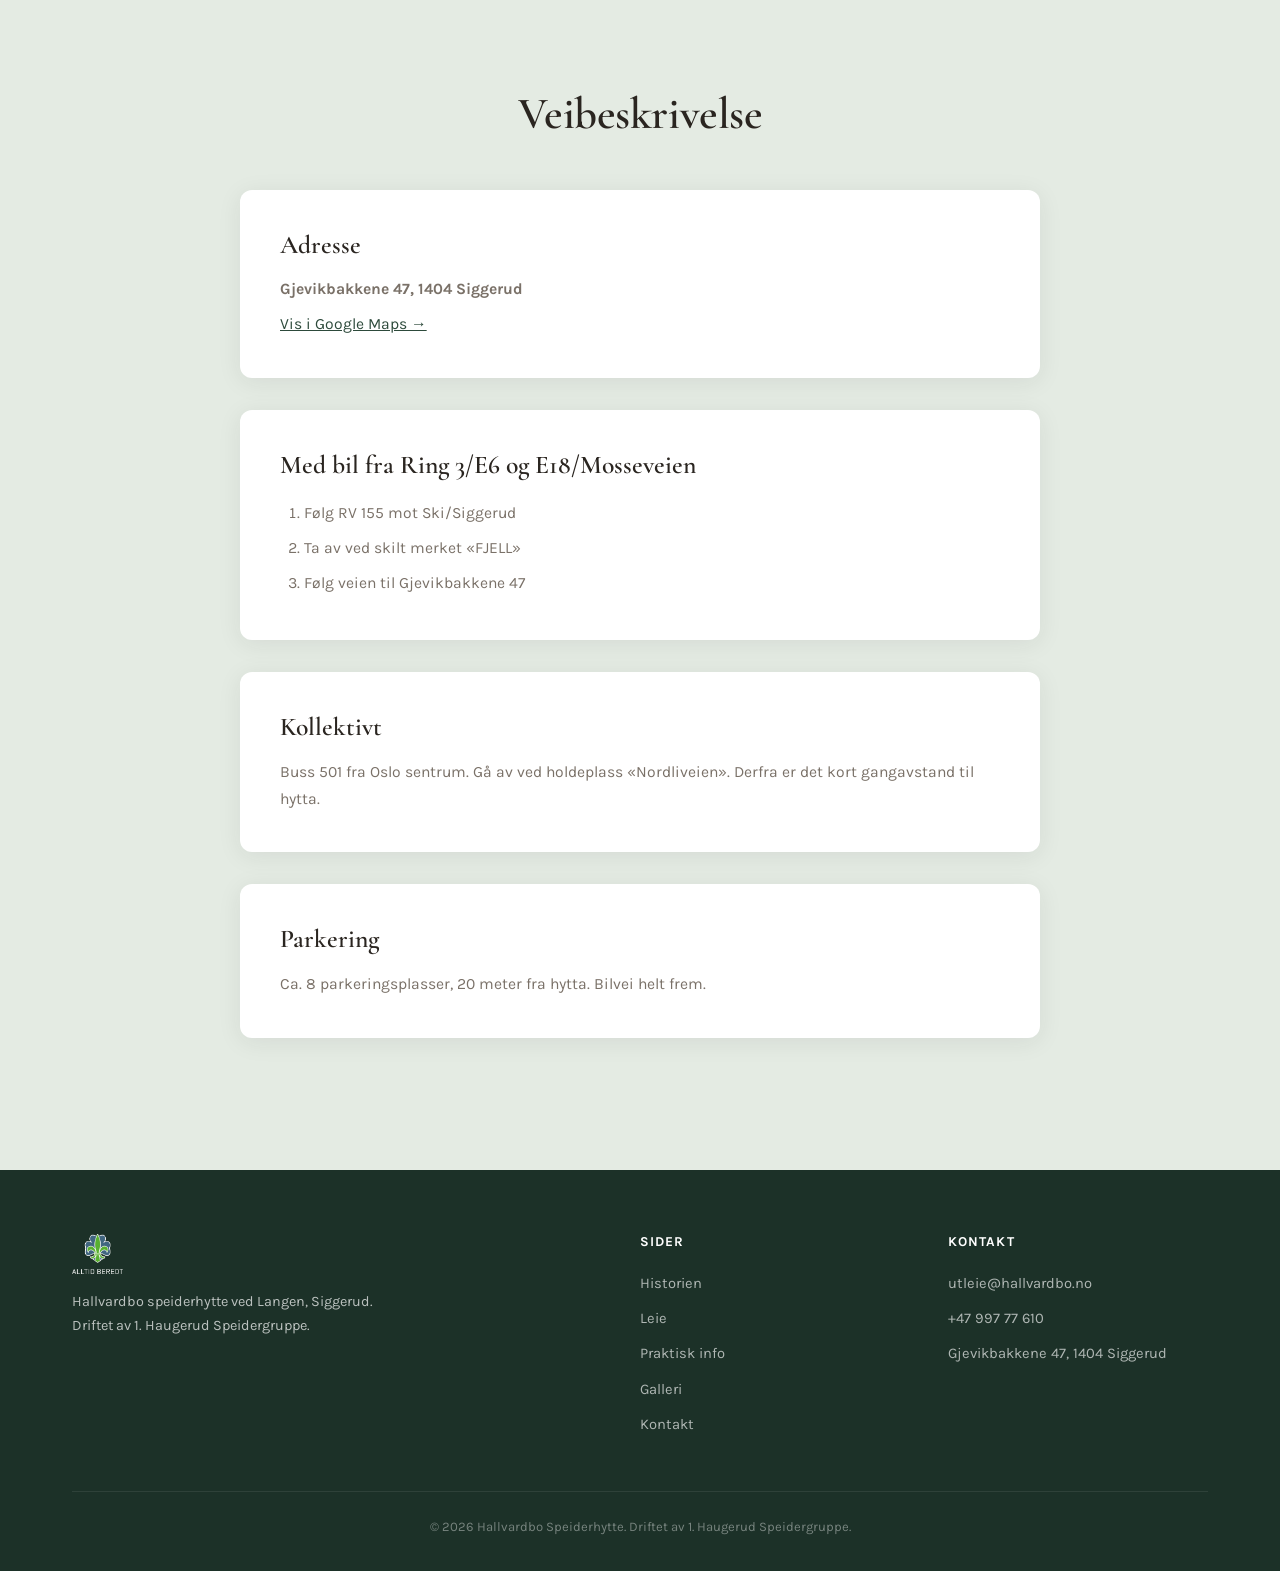
<file: praktisk-info.html>
<!DOCTYPE html>
<html lang="no">
<head>
  <meta charset="UTF-8">
  <link rel="icon" type="image/x-icon" href="favicon.ico">
  <link rel="icon" type="image/png" sizes="32x32" href="images/favicon-32x32.png">
  <link rel="icon" type="image/png" sizes="16x16" href="images/favicon-16x16.png">
  <link rel="apple-touch-icon" sizes="180x180" href="images/apple-touch-icon.png">
  <meta name="viewport" content="width=device-width, initial-scale=1.0">
  <title>Praktisk informasjon — Hallvardbo Speiderhytte</title>
  <meta name="description" content="Praktisk informasjon om Hallvardbo speiderhytte. Fasiliteter, veibeskrivelse, parkering og hva du må ta med.">
  <link rel="stylesheet" href="css/style.css">
</head>
<body>

  <!-- HEADER -->
  <header class="header">
    <div class="header__inner">
      <a href="index.html"><img src="images/logo.png" alt="Hallvardbo Speiderhytte" class="header__logo"></a>
      <nav class="nav">
        <a href="index.html">Hjem</a>
        <a href="historien.html">Historien</a>
        <a href="leie.html">Leie</a>
        <a href="praktisk-info.html" class="active">Praktisk info</a>
        <a href="galleri.html">Galleri</a>
        <a href="kontakt.html">Kontakt</a>
      </nav>
      <button class="hamburger" aria-label="Meny">
        <span></span><span></span><span></span>
      </button>
    </div>
  </header>
  <nav class="mobile-nav">
    <a href="index.html">Hjem</a>
    <a href="historien.html">Historien</a>
    <a href="leie.html">Leie</a>
    <a href="praktisk-info.html" class="active">Praktisk info</a>
    <a href="galleri.html">Galleri</a>
    <a href="kontakt.html">Kontakt</a>
  </nav>

  <!-- PAGE HEADER -->
  <section class="page-header">
    <div class="hero__bg" style="background-image: url('images/uteomrade.jpg')"></div>
    <div class="page-header__content">
      <h1>Praktisk informasjon</h1>
    </div>
  </section>

  <svg class="wave" viewBox="0 0 1440 60" preserveAspectRatio="none">
    <path d="M0,20 C360,55 720,0 1080,30 C1260,45 1380,10 1440,25 L1440,60 L0,60 Z" fill="var(--cream)"/>
  </svg>

  <!-- ABOUT THE CABIN -->
  <section class="section section--cream">
    <div class="container">
      <div class="section-intro fade-up">
        <h2>Om hytta</h2>
        <p>Hallvardbo ligger i Sørmarka, Ski kommune, ca. 30 minutter fra Oslo sentrum. Hytta ligger på en høyde ved Geitholmen og Langen.</p>
        <div class="divider"></div>
      </div>

      <div class="grid-2" style="max-width: 900px; margin: 0 auto;">
        <div>
          <div class="directions-box fade-up mb-2">
            <h3>1. etasje</h3>
            <ul class="terms-list">
              <li>Stue med peis og sitteplass for 20–25 personer</li>
              <li>Soverom 1: 2 enkeltsenger</li>
              <li>Soverom 2: 3 senger (enkeltseng + køyeseng)</li>
              <li>Kjøkken med stekeovn, kjøleskap og koketopp</li>
            </ul>
          </div>
          <div class="directions-box fade-up">
            <h3>2. etasje</h3>
            <ul class="terms-list">
              <li>Sovesal med plass til 20 voksne</li>
            </ul>
          </div>
        </div>
        <div>
          <div class="directions-box fade-up mb-2">
            <h3>Utendørs</h3>
            <ul class="terms-list">
              <li>Badebrygge ved Langen</li>
              <li>Gresslette og bålplass</li>
              <li>5 kanoer</li>
              <li>Terrasse med sitteområde</li>
              <li>Utedo og vedbod</li>
              <li>Vann til yttervegg hele året</li>
            </ul>
          </div>
          <div class="directions-box fade-up">
            <h3>Ta med</h3>
            <ul class="terms-list">
              <li>Pute og sovepose</li>
              <li>Innesko</li>
              <li>Redningsvester (til kano)</li>
            </ul>
          </div>
        </div>
      </div>
    </div>
  </section>

  <!-- DIRECTIONS -->
  <section class="section section--sage">
    <div class="container">
      <div style="max-width: 800px; margin: 0 auto;">
        <h2 class="fade-up mb-3 text-center">Veibeskrivelse</h2>

        <div class="directions-box fade-up mb-2">
          <h3>Adresse</h3>
          <p><strong>Gjevikbakkene 47, 1404 Siggerud</strong></p>
          <p style="margin-top: 0.5rem;"><a href="https://maps.google.com/?q=Gjevikbakkene+47,+1404+Siggerud,+Norge" target="_blank" style="color: var(--forest); text-decoration: underline;">Vis i Google Maps &rarr;</a></p>
        </div>

        <div class="directions-box fade-up mb-2">
          <h3>Med bil fra Ring 3/E6 og E18/Mosseveien</h3>
          <ol>
            <li>Følg RV 155 mot Ski/Siggerud</li>
            <li>Ta av ved skilt merket «FJELL»</li>
            <li>Følg veien til Gjevikbakkene 47</li>
          </ol>
        </div>

        <div class="directions-box fade-up mb-2">
          <h3>Kollektivt</h3>
          <p>Buss 501 fra Oslo sentrum. Gå av ved holdeplass «Nordliveien». Derfra er det kort gangavstand til hytta.</p>
        </div>

        <div class="directions-box fade-up">
          <h3>Parkering</h3>
          <p>Ca. 8 parkeringsplasser, 20 meter fra hytta. Bilvei helt frem.</p>
        </div>
      </div>
    </div>
  </section>

  <!-- FOOTER -->
  <footer class="footer">
    <div class="container">
      <div class="footer__inner">
        <div class="footer__brand">
          <img src="images/logo.png" alt="Hallvardbo">
          <p>Hallvardbo speiderhytte ved Langen, Siggerud. Driftet av 1. Haugerud Speidergruppe.</p>
        </div>
        <div>
          <h4>Sider</h4>
          <a href="historien.html">Historien</a>
          <a href="leie.html">Leie</a>
          <a href="praktisk-info.html">Praktisk info</a>
          <a href="galleri.html">Galleri</a>
          <a href="kontakt.html">Kontakt</a>
        </div>
        <div>
          <h4>Kontakt</h4>
          <a href="mailto:utleie@hallvardbo.no">utleie@hallvardbo.no</a>
          <a href="tel:+4799777610">+47 997 77 610</a>
          <a href="https://maps.google.com/?q=Gjevikbakkene+47,+1404+Siggerud,+Norge" target="_blank">Gjevikbakkene 47, 1404 Siggerud</a>
        </div>
      </div>
      <div class="footer__bottom">
        &copy; 2026 Hallvardbo Speiderhytte. Driftet av 1. Haugerud Speidergruppe.
      </div>
    </div>
  </footer>

  <script src="js/main.js"></script>
</body>
</html>
</file>
<file: css/style.css>
@import url('https://fonts.googleapis.com/css2?family=Cormorant+Garamond:ital,wght@0,400;0,500;0,600;0,700;1,400;1,500&family=Karla:wght@400;500;600;700&display=swap');

/* =============================
   VARIABLES
   ============================= */
:root {
  --forest: #2D4A3B;
  --forest-deep: #1C3128;
  --forest-light: #4A7D60;
  --amber: #C49A6C;
  --gold: #B89358;
  --bark: #4A3728;
  --cream: #F8F4EF;
  --cream-dark: #EDE6DC;
  --sage: #E4EBE3;
  --text: #2A2520;
  --text-muted: #7A7168;
  --white: #FFFFFF;
  --header-h: 80px;
  --max-w: 1200px;
  --radius: 12px;
  --shadow: 0 4px 24px rgba(42,37,32,0.08);
  --shadow-lg: 0 12px 48px rgba(42,37,32,0.14);
  --ease: cubic-bezier(0.4, 0, 0.2, 1);
}

/* =============================
   RESET & BASE
   ============================= */
*, *::before, *::after { margin: 0; padding: 0; box-sizing: border-box; }

html { scroll-behavior: smooth; scroll-padding-top: var(--header-h); }

body {
  font-family: 'Karla', sans-serif;
  font-size: 1.05rem;
  line-height: 1.75;
  color: var(--text);
  background: var(--cream);
  -webkit-font-smoothing: antialiased;
  overflow-x: hidden;
}

/* Subtle grain texture overlay */
body::after {
  content: '';
  position: fixed;
  inset: 0;
  pointer-events: none;
  z-index: 9999;
  opacity: 0.025;
  background-image: url("data:image/svg+xml,%3Csvg viewBox='0 0 256 256' xmlns='http://www.w3.org/2000/svg'%3E%3Cfilter id='n'%3E%3CfeTurbulence type='fractalNoise' baseFrequency='0.9' numOctaves='4' stitchTiles='stitch'/%3E%3C/filter%3E%3Crect width='100%25' height='100%25' filter='url(%23n)'/%3E%3C/svg%3E");
  background-repeat: repeat;
  background-size: 256px 256px;
}

img { max-width: 100%; height: auto; display: block; }
a { color: inherit; text-decoration: none; }
ul { list-style: none; }

/* =============================
   TYPOGRAPHY
   ============================= */
h1, h2, h3, h4 {
  font-family: 'Cormorant Garamond', serif;
  font-weight: 600;
  line-height: 1.2;
  color: var(--text);
}
h1 { font-size: clamp(2.4rem, 5vw, 4rem); letter-spacing: -0.02em; }
h2 { font-size: clamp(1.8rem, 3.5vw, 2.8rem); letter-spacing: -0.01em; }
h3 { font-size: clamp(1.3rem, 2vw, 1.6rem); }
h4 { font-size: 1.15rem; font-weight: 700; }

p + p { margin-top: 1em; }

.serif-italic {
  font-family: 'Cormorant Garamond', serif;
  font-style: italic;
  font-weight: 400;
}

/* =============================
   LAYOUT
   ============================= */
.container {
  width: 100%;
  max-width: var(--max-w);
  margin: 0 auto;
  padding: 0 2rem;
}

.section {
  padding: 100px 0;
}
.section--sage { background: var(--sage); }
.section--cream { background: var(--cream); }
.section--cream-dark { background: var(--cream-dark); }
.section--forest {
  background: var(--forest);
  color: var(--white);
}
.section--forest h2,
.section--forest h3,
.section--forest h4 { color: var(--white); }

.text-center { text-align: center; }

.grid-2 {
  display: grid;
  grid-template-columns: repeat(2, 1fr);
  gap: 2.5rem;
}
.grid-3 {
  display: grid;
  grid-template-columns: repeat(3, 1fr);
  gap: 2rem;
}

/* =============================
   HEADER & NAV
   ============================= */
.header {
  position: fixed;
  top: 0;
  left: 0;
  right: 0;
  height: var(--header-h);
  background: var(--forest-deep);
  z-index: 1000;
  transition: box-shadow 0.3s var(--ease);
}
.header.scrolled {
  box-shadow: 0 2px 20px rgba(0,0,0,0.15);
}
.header__inner {
  max-width: var(--max-w);
  margin: 0 auto;
  padding: 0 2rem;
  height: 100%;
  display: flex;
  align-items: center;
  justify-content: space-between;
}
.header__logo {
  height: 44px;
  width: auto;
  flex-shrink: 0;
}
.nav { display: flex; align-items: center; gap: 0.25rem; }
.nav a {
  color: rgba(255,255,255,0.8);
  font-size: 0.92rem;
  font-weight: 500;
  padding: 0.5rem 1rem;
  border-radius: 8px;
  transition: all 0.25s var(--ease);
  letter-spacing: 0.01em;
}
.nav a:hover,
.nav a.active {
  color: var(--white);
  background: rgba(255,255,255,0.1);
}

/* Hamburger */
.hamburger {
  display: none;
  flex-direction: column;
  gap: 5px;
  background: none;
  border: none;
  cursor: pointer;
  padding: 8px;
  z-index: 1001;
}
.hamburger span {
  display: block;
  width: 24px;
  height: 2px;
  background: var(--white);
  border-radius: 2px;
  transition: all 0.3s var(--ease);
  transform-origin: center;
}
.hamburger.open span:nth-child(1) { transform: rotate(45deg) translate(5px, 5px); }
.hamburger.open span:nth-child(2) { opacity: 0; }
.hamburger.open span:nth-child(3) { transform: rotate(-45deg) translate(5px, -5px); }

/* Mobile nav */
.mobile-nav {
  display: none;
  position: fixed;
  top: var(--header-h);
  left: 0;
  right: 0;
  background: var(--forest-deep);
  padding: 1rem 2rem 2rem;
  transform: translateY(-100%);
  opacity: 0;
  transition: all 0.35s var(--ease);
  z-index: 999;
}
.mobile-nav.open {
  transform: translateY(0);
  opacity: 1;
}
.mobile-nav a {
  display: block;
  color: rgba(255,255,255,0.85);
  font-size: 1.05rem;
  font-weight: 500;
  padding: 0.75rem 0;
  border-bottom: 1px solid rgba(255,255,255,0.08);
  transition: color 0.2s;
}
.mobile-nav a:hover,
.mobile-nav a.active { color: var(--white); }

/* =============================
   HERO
   ============================= */
.hero {
  position: relative;
  height: 85vh;
  min-height: 500px;
  max-height: 900px;
  display: flex;
  align-items: center;
  justify-content: center;
  text-align: center;
  margin-top: var(--header-h);
  overflow: hidden;
}
.hero__bg {
  position: absolute;
  inset: 0;
  background-size: cover;
  background-position: center;
  transition: transform 8s linear;
}
.hero::after {
  content: '';
  position: absolute;
  inset: 0;
  background: linear-gradient(
    180deg,
    rgba(28,49,40,0.55) 0%,
    rgba(28,49,40,0.35) 50%,
    rgba(28,49,40,0.65) 100%
  );
}
.hero__content {
  position: relative;
  z-index: 2;
  color: var(--white);
  max-width: 700px;
  padding: 0 2rem;
}
.hero__content h1 {
  color: var(--white);
  font-size: clamp(2.6rem, 6vw, 4.5rem);
  margin-bottom: 1rem;
  font-weight: 700;
  text-shadow: 0 2px 30px rgba(0,0,0,0.3);
}
.hero__subtitle {
  font-size: clamp(1.05rem, 2vw, 1.3rem);
  opacity: 0.92;
  line-height: 1.6;
  margin-bottom: 2.5rem;
  font-family: 'Cormorant Garamond', serif;
  font-style: italic;
  font-weight: 400;
  font-size: clamp(1.15rem, 2.2vw, 1.45rem);
}

/* Page header (subpages) */
.page-header {
  position: relative;
  height: 45vh;
  min-height: 320px;
  max-height: 500px;
  display: flex;
  align-items: center;
  justify-content: center;
  text-align: center;
  margin-top: var(--header-h);
  overflow: hidden;
}
.page-header .hero__bg { position: absolute; inset: 0; background-size: cover; background-position: center; }
.page-header::after {
  content: '';
  position: absolute;
  inset: 0;
  background: linear-gradient(180deg, rgba(28,49,40,0.5) 0%, rgba(28,49,40,0.7) 100%);
}
.page-header__content {
  position: relative;
  z-index: 2;
  color: var(--white);
}
.page-header__content h1 {
  color: var(--white);
  text-shadow: 0 2px 30px rgba(0,0,0,0.2);
}

/* =============================
   BUTTONS
   ============================= */
.btn {
  display: inline-flex;
  align-items: center;
  gap: 0.5rem;
  font-family: 'Karla', sans-serif;
  font-weight: 600;
  font-size: 0.95rem;
  letter-spacing: 0.03em;
  padding: 0.9rem 2.2rem;
  border-radius: 50px;
  border: none;
  cursor: pointer;
  transition: all 0.3s var(--ease);
  text-transform: uppercase;
}
.btn--primary {
  background: var(--amber);
  color: var(--white);
}
.btn--primary:hover {
  background: var(--gold);
  transform: translateY(-2px);
  box-shadow: 0 6px 24px rgba(184,147,88,0.35);
}
.btn--outline {
  background: transparent;
  color: var(--white);
  border: 2px solid rgba(255,255,255,0.6);
}
.btn--outline:hover {
  background: rgba(255,255,255,0.1);
  border-color: var(--white);
}
.btn--forest {
  background: var(--forest);
  color: var(--white);
}
.btn--forest:hover {
  background: var(--forest-deep);
  transform: translateY(-2px);
  box-shadow: 0 6px 24px rgba(45,74,59,0.3);
}

/* =============================
   WAVE DIVIDER
   ============================= */
.wave {
  display: block;
  width: 100%;
  height: 60px;
  margin-top: -1px;
}
.wave--flip {
  transform: scaleY(-1);
  margin-bottom: -1px;
  margin-top: 0;
}

/* =============================
   CARDS
   ============================= */
.card {
  background: var(--white);
  border-radius: var(--radius);
  padding: 2.5rem;
  box-shadow: var(--shadow);
  transition: all 0.35s var(--ease);
}
.card:hover {
  box-shadow: var(--shadow-lg);
  transform: translateY(-4px);
}
.card__icon {
  width: 52px;
  height: 52px;
  border-radius: 14px;
  background: var(--sage);
  display: flex;
  align-items: center;
  justify-content: center;
  font-size: 1.5rem;
  margin-bottom: 1.2rem;
  color: var(--forest);
}
.card h3 { margin-bottom: 0.75rem; }
.card p { color: var(--text-muted); font-size: 0.98rem; }

/* =============================
   PRICING
   ============================= */
.pricing-card {
  background: var(--white);
  border-radius: var(--radius);
  overflow: hidden;
  box-shadow: var(--shadow);
  transition: all 0.35s var(--ease);
}
.pricing-card:hover {
  box-shadow: var(--shadow-lg);
  transform: translateY(-4px);
}
.pricing-card--featured {
  border: 2px solid var(--forest);
  position: relative;
}
.pricing-card__badge {
  position: absolute;
  top: 1.2rem;
  right: 1.2rem;
  background: var(--forest);
  color: var(--white);
  font-size: 0.75rem;
  font-weight: 700;
  letter-spacing: 0.05em;
  text-transform: uppercase;
  padding: 0.3rem 0.9rem;
  border-radius: 50px;
}
.pricing-card__header {
  padding: 2.5rem 2.5rem 1.5rem;
}
.pricing-card__header h3 {
  margin-bottom: 0.5rem;
}
.pricing-card__header p {
  color: var(--text-muted);
  font-size: 0.92rem;
}
.pricing-card__body {
  padding: 0 2.5rem 2.5rem;
}
.price-row {
  display: flex;
  justify-content: space-between;
  align-items: center;
  padding: 0.85rem 0;
  border-bottom: 1px solid rgba(0,0,0,0.06);
}
.price-row:last-child { border-bottom: none; }
.price-row span:first-child { color: var(--text-muted); font-size: 0.95rem; }
.price-row strong {
  font-size: 1.1rem;
  color: var(--text);
  font-weight: 700;
}

/* =============================
   FEATURE LIST
   ============================= */
.feature-list {
  display: grid;
  grid-template-columns: repeat(auto-fit, minmax(260px, 1fr));
  gap: 1.5rem;
}
.feature-item {
  display: flex;
  align-items: flex-start;
  gap: 1rem;
  padding: 1.25rem;
  border-radius: var(--radius);
  background: var(--white);
  transition: box-shadow 0.3s var(--ease);
}
.feature-item:hover { box-shadow: var(--shadow); }
.feature-item__icon {
  flex-shrink: 0;
  width: 40px;
  height: 40px;
  border-radius: 10px;
  background: var(--sage);
  display: flex;
  align-items: center;
  justify-content: center;
  font-size: 1.1rem;
  color: var(--forest);
}
.feature-item h4 { margin-bottom: 0.25rem; }
.feature-item p { font-size: 0.9rem; color: var(--text-muted); line-height: 1.5; }

/* =============================
   TIMELINE (History)
   ============================= */
.timeline {
  position: relative;
  max-width: 800px;
  margin: 0 auto;
  padding-left: 3rem;
}
.timeline::before {
  content: '';
  position: absolute;
  left: 0;
  top: 0;
  bottom: 0;
  width: 2px;
  background: linear-gradient(180deg, var(--amber), var(--forest-light));
}
.timeline__item {
  position: relative;
  padding-bottom: 3rem;
}
.timeline__item:last-child { padding-bottom: 0; }
.timeline__item::before {
  content: '';
  position: absolute;
  left: -3rem;
  top: 0.35rem;
  width: 12px;
  height: 12px;
  border-radius: 50%;
  background: var(--amber);
  border: 3px solid var(--cream);
  transform: translateX(-5px);
}
.timeline__year {
  font-family: 'Cormorant Garamond', serif;
  font-weight: 700;
  font-size: 1.5rem;
  color: var(--forest);
  margin-bottom: 0.5rem;
}
.timeline__text {
  color: var(--text-muted);
  line-height: 1.7;
}

/* =============================
   CONTACT
   ============================= */
.contact-grid {
  display: grid;
  grid-template-columns: repeat(auto-fit, minmax(280px, 1fr));
  gap: 1.5rem;
}
.contact-card {
  background: var(--white);
  border-radius: var(--radius);
  padding: 2rem;
  box-shadow: var(--shadow);
  text-align: center;
  transition: all 0.35s var(--ease);
}
.contact-card:hover {
  box-shadow: var(--shadow-lg);
  transform: translateY(-3px);
}
.contact-card__role {
  font-size: 0.8rem;
  font-weight: 700;
  text-transform: uppercase;
  letter-spacing: 0.08em;
  color: var(--forest);
  margin-bottom: 0.5rem;
}
.contact-card__name {
  font-family: 'Cormorant Garamond', serif;
  font-size: 1.35rem;
  font-weight: 600;
  margin-bottom: 0.75rem;
}
.contact-card a {
  display: block;
  color: var(--text-muted);
  font-size: 0.9rem;
  padding: 0.15rem 0;
  transition: color 0.2s;
}
.contact-card a:hover { color: var(--forest); }

/* =============================
   GALLERY
   ============================= */
.gallery-grid {
  display: grid;
  grid-template-columns: repeat(auto-fill, minmax(300px, 1fr));
  gap: 1rem;
}
.gallery-item {
  position: relative;
  border-radius: var(--radius);
  overflow: hidden;
  cursor: pointer;
  aspect-ratio: 4/3;
}
.gallery-item img {
  width: 100%;
  height: 100%;
  object-fit: cover;
  transition: transform 0.6s var(--ease);
}
.gallery-item:hover img { transform: scale(1.05); }
.gallery-item__overlay {
  position: absolute;
  inset: 0;
  background: linear-gradient(180deg, transparent 50%, rgba(28,49,40,0.7) 100%);
  opacity: 0;
  transition: opacity 0.3s var(--ease);
  display: flex;
  align-items: flex-end;
  padding: 1.25rem;
}
.gallery-item:hover .gallery-item__overlay { opacity: 1; }
.gallery-item__overlay span {
  color: var(--white);
  font-size: 0.92rem;
  font-weight: 500;
}

/* Lightbox */
.lightbox {
  position: fixed;
  inset: 0;
  background: rgba(0,0,0,0.92);
  z-index: 10000;
  display: flex;
  align-items: center;
  justify-content: center;
  opacity: 0;
  visibility: hidden;
  transition: all 0.35s var(--ease);
  backdrop-filter: blur(10px);
}
.lightbox.open {
  opacity: 1;
  visibility: visible;
}
.lightbox img {
  max-width: 90vw;
  max-height: 85vh;
  object-fit: contain;
  border-radius: 8px;
  box-shadow: 0 20px 60px rgba(0,0,0,0.5);
  transform: scale(0.9);
  transition: transform 0.35s var(--ease);
}
.lightbox.open img { transform: scale(1); }
.lightbox__close {
  position: absolute;
  top: 1.5rem;
  right: 1.5rem;
  width: 48px;
  height: 48px;
  background: rgba(255,255,255,0.1);
  border: none;
  border-radius: 50%;
  color: white;
  font-size: 1.5rem;
  cursor: pointer;
  display: flex;
  align-items: center;
  justify-content: center;
  transition: background 0.2s;
}
.lightbox__close:hover { background: rgba(255,255,255,0.2); }
.lightbox__nav {
  position: absolute;
  top: 50%;
  transform: translateY(-50%);
  width: 52px;
  height: 52px;
  background: rgba(255,255,255,0.1);
  border: none;
  border-radius: 50%;
  color: white;
  font-size: 1.3rem;
  cursor: pointer;
  display: flex;
  align-items: center;
  justify-content: center;
  transition: background 0.2s;
}
.lightbox__nav:hover { background: rgba(255,255,255,0.2); }
.lightbox__nav--prev { left: 1.5rem; }
.lightbox__nav--next { right: 1.5rem; }
.lightbox__caption {
  position: absolute;
  bottom: 1.5rem;
  left: 50%;
  transform: translateX(-50%);
  color: rgba(255,255,255,0.8);
  font-size: 0.95rem;
  text-align: center;
  max-width: 600px;
}

/* =============================
   DIRECTIONS (Practical info)
   ============================= */
.directions-box {
  background: var(--white);
  border-radius: var(--radius);
  padding: 2.5rem;
  box-shadow: var(--shadow);
  margin-bottom: 2rem;
}
.directions-box h3 { margin-bottom: 1rem; }
.directions-box p,
.directions-box li {
  color: var(--text-muted);
  font-size: 0.98rem;
  line-height: 1.7;
}
.directions-box ol {
  padding-left: 1.5rem;
  list-style: decimal;
}
.directions-box ol li { padding: 0.25rem 0; }

/* =============================
   TERMS
   ============================= */
.terms-list li {
  position: relative;
  padding-left: 1.5rem;
  margin-bottom: 0.6rem;
  color: var(--text-muted);
  font-size: 0.95rem;
}
.terms-list li::before {
  content: '';
  position: absolute;
  left: 0;
  top: 0.6rem;
  width: 6px;
  height: 6px;
  border-radius: 50%;
  background: var(--amber);
}

/* =============================
   SECTION INTRO
   ============================= */
.section-intro {
  max-width: 650px;
  margin: 0 auto 3.5rem;
  text-align: center;
}
.section-intro h2 { margin-bottom: 1rem; }
.section-intro p { color: var(--text-muted); font-size: 1.05rem; }
.section-intro .divider {
  width: 50px;
  height: 3px;
  background: var(--amber);
  border-radius: 3px;
  margin: 1.25rem auto 0;
}

/* =============================
   FOOTER
   ============================= */
.footer {
  background: var(--forest-deep);
  color: rgba(255,255,255,0.7);
  padding: 4rem 0 2rem;
}
.footer__inner {
  display: grid;
  grid-template-columns: 2fr 1fr 1fr;
  gap: 3rem;
  margin-bottom: 3rem;
}
.footer__brand img {
  height: 40px;
  margin-bottom: 1rem;
}
.footer__brand p {
  font-size: 0.9rem;
  line-height: 1.7;
  max-width: 320px;
}
.footer h4 {
  color: var(--white);
  font-family: 'Karla', sans-serif;
  font-size: 0.85rem;
  font-weight: 700;
  text-transform: uppercase;
  letter-spacing: 0.08em;
  margin-bottom: 1rem;
}
.footer a {
  display: block;
  color: rgba(255,255,255,0.65);
  font-size: 0.92rem;
  padding: 0.3rem 0;
  transition: color 0.2s;
}
.footer a:hover { color: var(--white); }
.footer__bottom {
  border-top: 1px solid rgba(255,255,255,0.08);
  padding-top: 1.5rem;
  font-size: 0.82rem;
  text-align: center;
  color: rgba(255,255,255,0.4);
}

/* =============================
   ANIMATIONS
   ============================= */
.fade-up {
  opacity: 0;
  transform: translateY(30px);
  transition: opacity 0.7s var(--ease), transform 0.7s var(--ease);
}
.fade-up.visible {
  opacity: 1;
  transform: translateY(0);
}
/* Stagger children */
.stagger > .fade-up:nth-child(1) { transition-delay: 0s; }
.stagger > .fade-up:nth-child(2) { transition-delay: 0.1s; }
.stagger > .fade-up:nth-child(3) { transition-delay: 0.2s; }
.stagger > .fade-up:nth-child(4) { transition-delay: 0.3s; }
.stagger > .fade-up:nth-child(5) { transition-delay: 0.4s; }
.stagger > .fade-up:nth-child(6) { transition-delay: 0.5s; }

/* Hero entrance */
.hero__content h1,
.hero__content .hero__subtitle,
.hero__content .btn {
  opacity: 0;
  transform: translateY(20px);
  animation: heroIn 0.8s var(--ease) forwards;
}
.hero__content .hero__subtitle { animation-delay: 0.15s; }
.hero__content .btn { animation-delay: 0.3s; }

@keyframes heroIn {
  to { opacity: 1; transform: translateY(0); }
}

/* =============================
   RESPONSIVE
   ============================= */
@media (max-width: 900px) {
  :root { --header-h: 64px; }

  .nav { display: none; }
  .hamburger { display: flex; }
  .mobile-nav { display: block; }

  .section { padding: 60px 0; }

  .grid-2,
  .grid-3 {
    grid-template-columns: 1fr;
  }

  .footer__inner {
    grid-template-columns: 1fr;
    gap: 2rem;
  }

  .hero { height: 70vh; }
  .page-header { height: 35vh; min-height: 260px; }

  .timeline { padding-left: 2rem; }
  .timeline__item::before { left: -2rem; }

  .gallery-grid { grid-template-columns: repeat(auto-fill, minmax(250px, 1fr)); }

  .lightbox__nav--prev { left: 0.5rem; }
  .lightbox__nav--next { right: 0.5rem; }
}

@media (max-width: 500px) {
  .container { padding: 0 1.25rem; }
  .card { padding: 1.75rem; }
  .pricing-card__header { padding: 2rem 1.75rem 1rem; }
  .pricing-card__body { padding: 0 1.75rem 2rem; }
  .gallery-grid { grid-template-columns: 1fr; }
}

/* =============================
   UTILITY
   ============================= */
.mb-1 { margin-bottom: 1rem; }
.mb-2 { margin-bottom: 2rem; }
.mb-3 { margin-bottom: 3rem; }
.mb-4 { margin-bottom: 4rem; }
.mt-2 { margin-top: 2rem; }
.mt-3 { margin-top: 3rem; }
</file>
